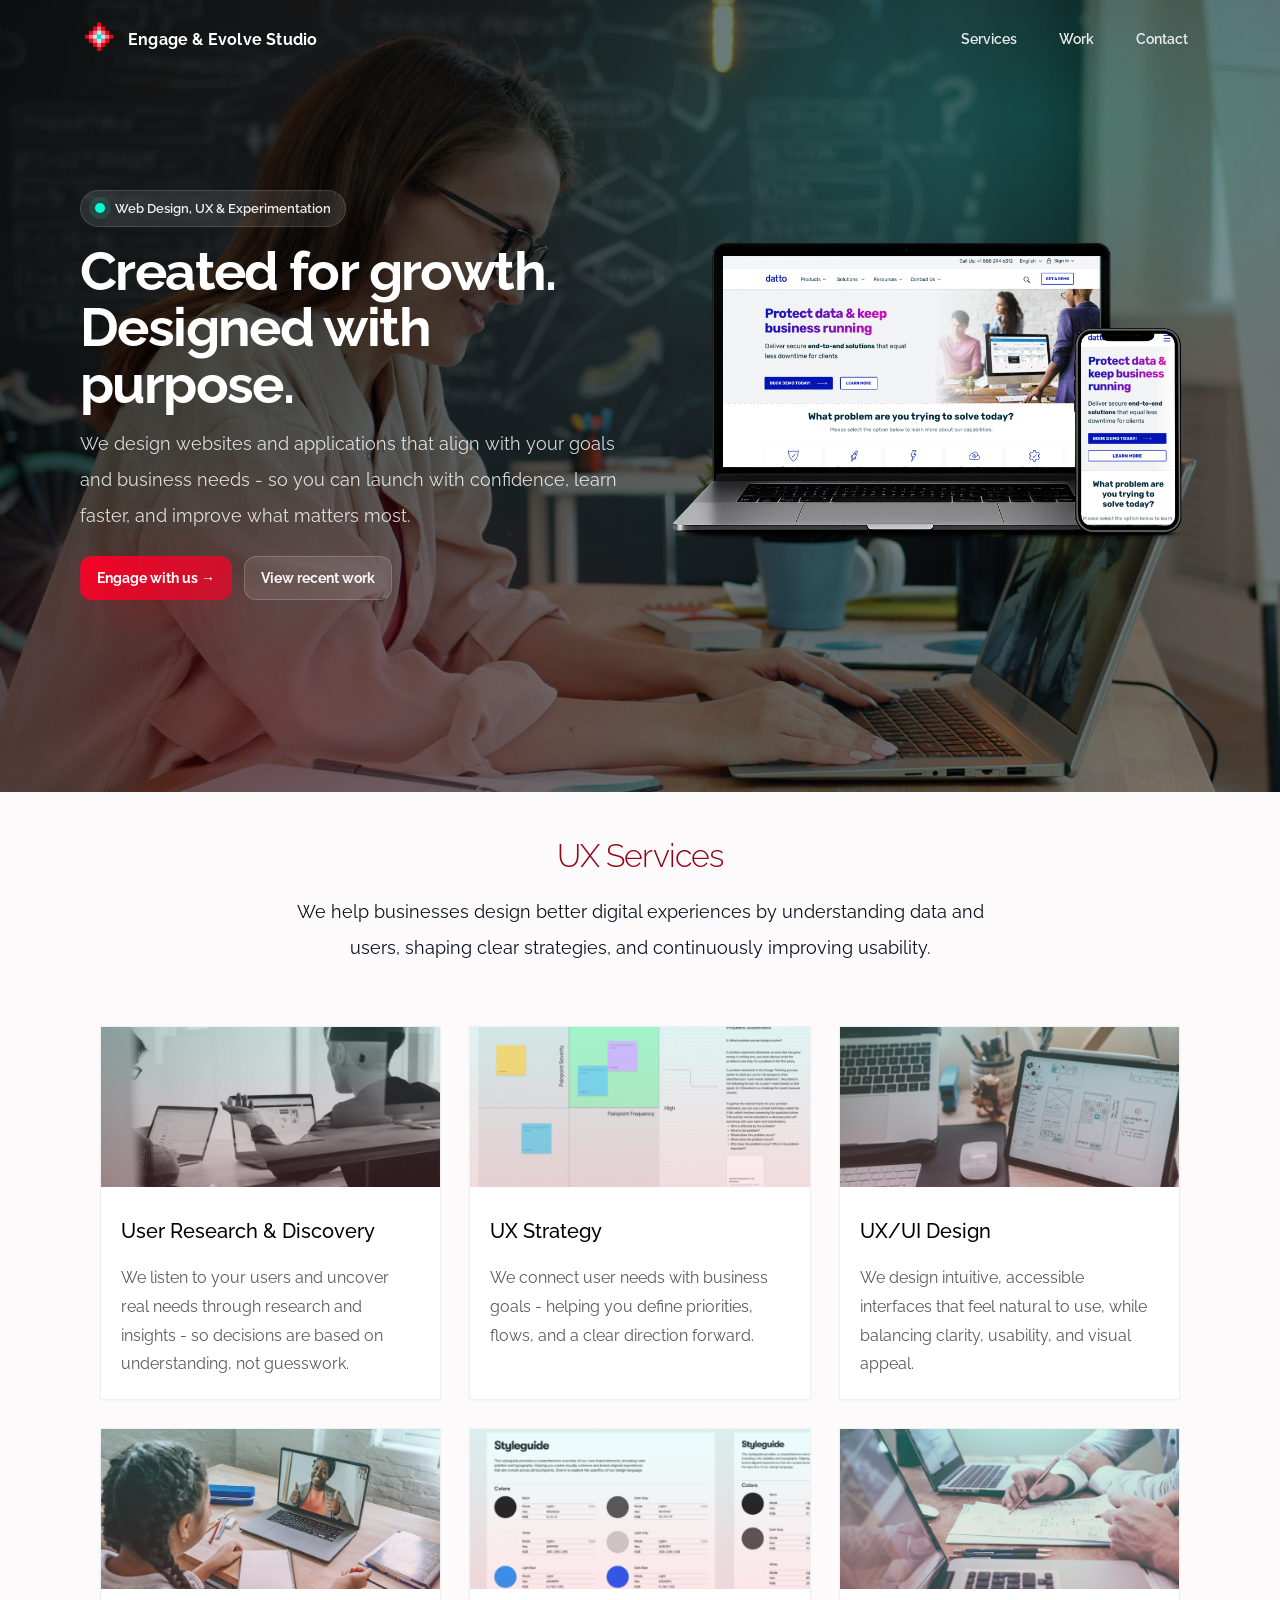
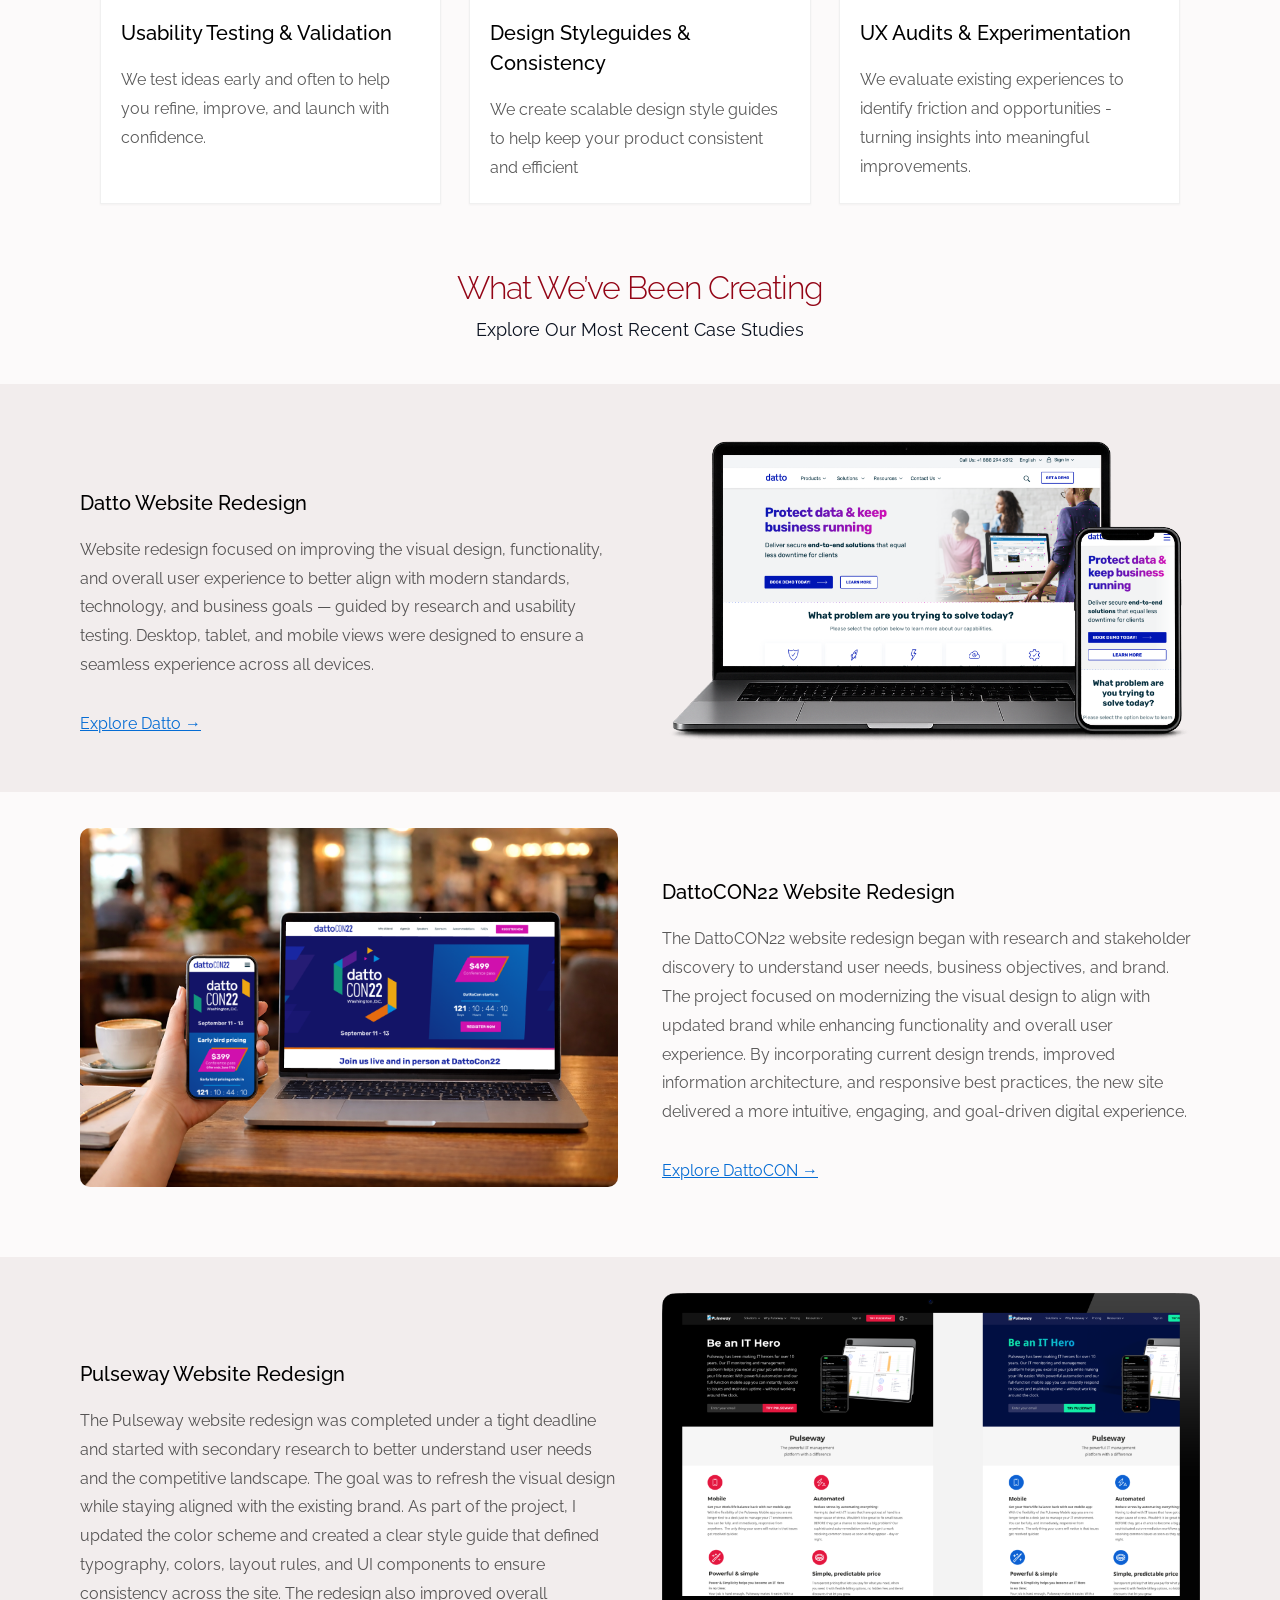
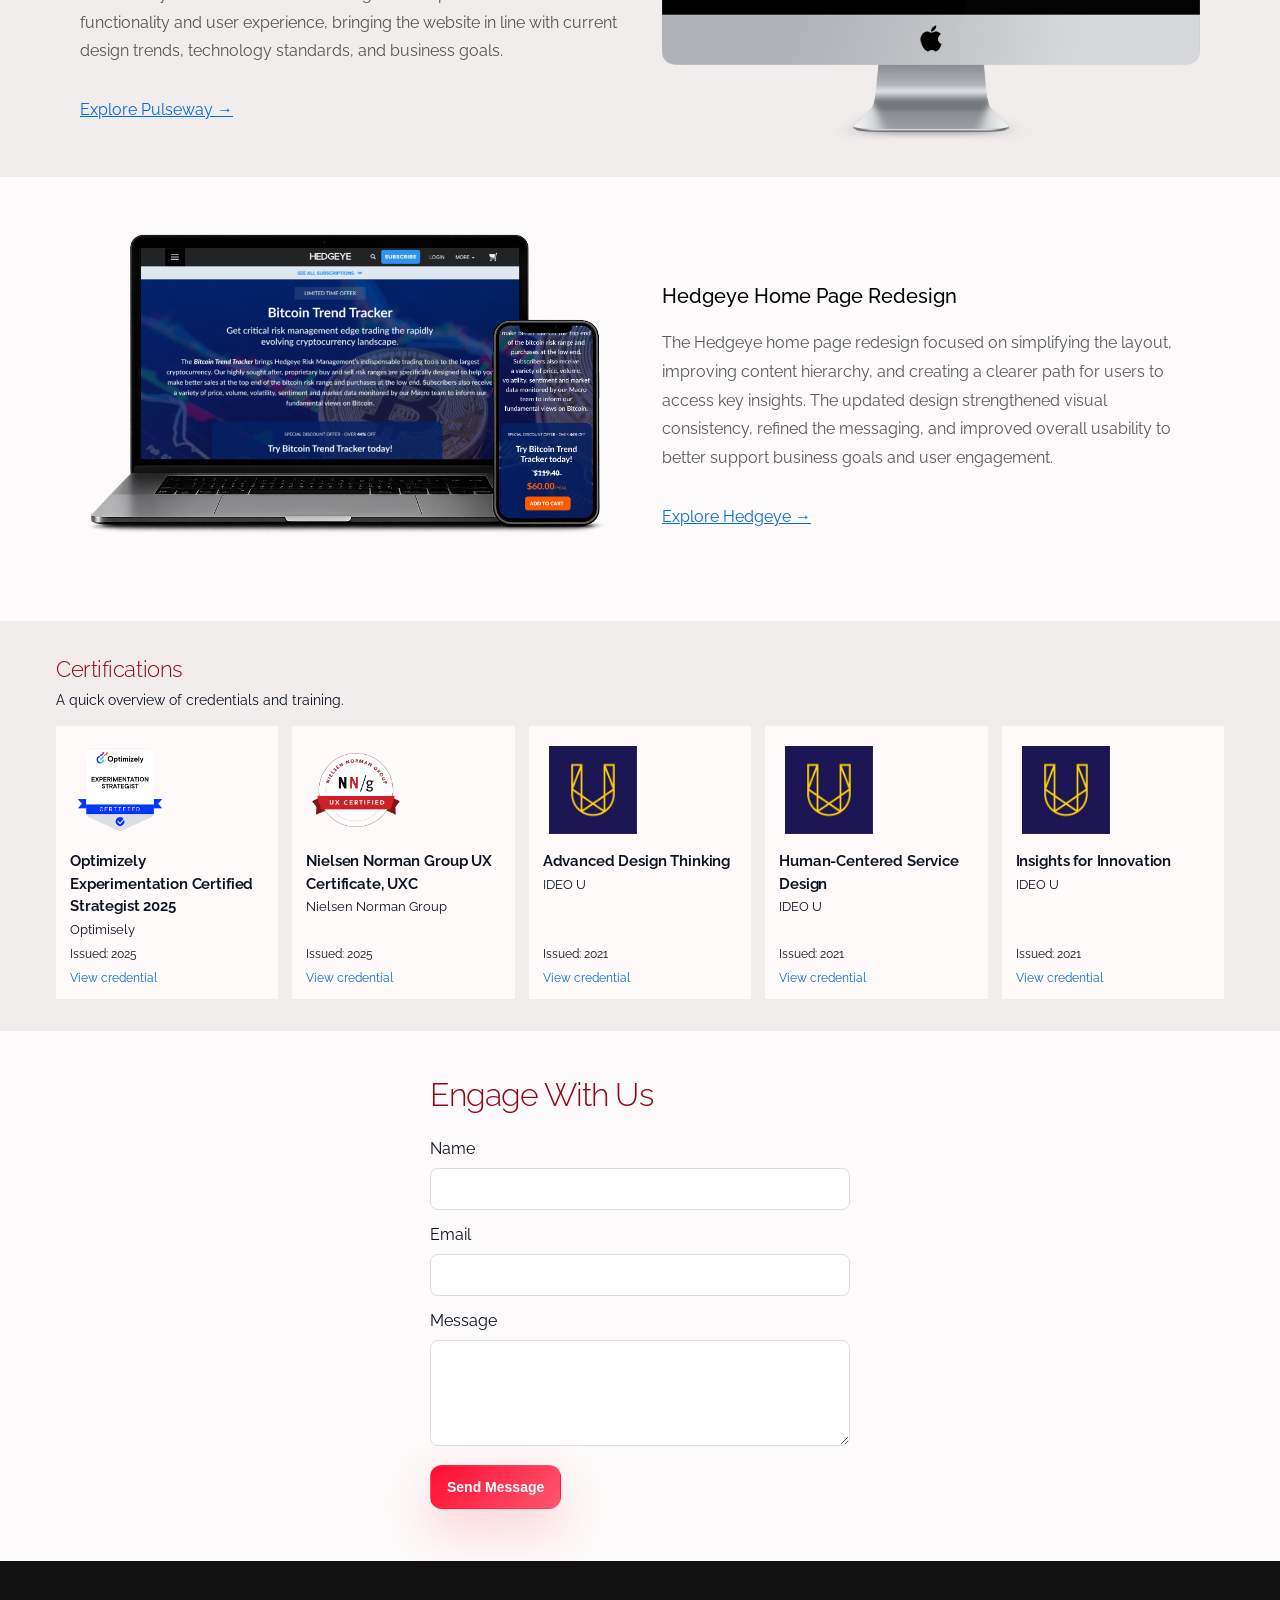
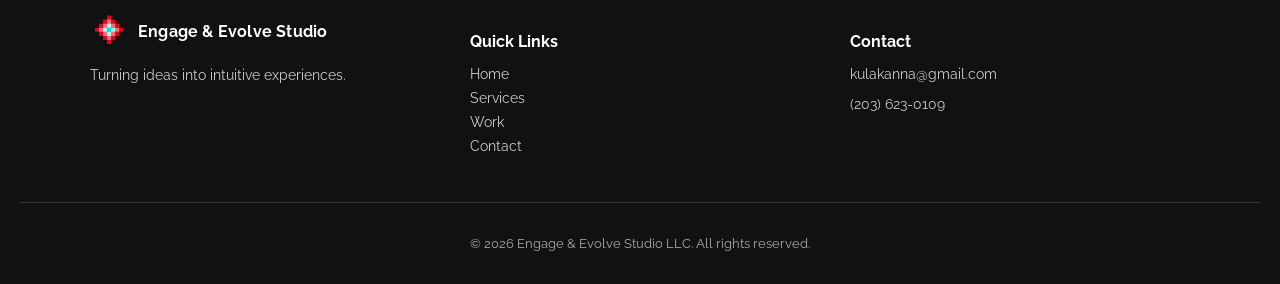
<file: index.html>
<!doctype html>
<html lang="en">
<head>
  <meta charset="utf-8" />
  <meta name="viewport" content="width=device-width, initial-scale=1" />
  <meta name="robots" content="index,follow">
  <meta name="description" content="User experience studio specializing in research-driven UX/UI design, website redesign, and scalable styleguides. Turning ideas into intuitive digital experiences.">
<!-- Social Sharing 
<meta property="og:title" content="Engage & Evolve Studio | UX & Digital Design">
<meta property="og:description" content="Research-driven UX design and intuitive digital experiences.">
<meta property="og:image" content="https://engageandevolve.com/images/social-preview.jpg">
<meta property="og:url" content="https://engageandevolve.com/">
<meta property="og:type" content="website">

<meta name="twitter:card" content="summary_large_image">
<meta name="twitter:title" content="Engage & Evolve Studio | UX & Digital Design">
<meta name="twitter:description" content="Research-driven UX design and intuitive digital experiences.">
<meta name="twitter:image" content="https://engageandevolve.com/images/social-preview.jpg">
Social Sharing End -->

<!-- Google tag (gtag.js) -->
<script async src="https://www.googletagmanager.com/gtag/js?id=G-394L24654H"></script>
<script>
  window.dataLayer = window.dataLayer || [];
  function gtag(){dataLayer.push(arguments);}
  gtag('js', new Date());

  gtag('config', 'G-394L24654H');
</script>

<script type="application/ld+json">
  {
    "@context": "https://schema.org",
    "@type": "Person",
    "@id": "https://engageandevolvestudio.com/#anna-kulak",
    "name": "Anna Kulak",
    "url": "https://engageandevolvestudio.com/",
    "image": "https://engageandevolvestudio.com/images/anna-kulak.jpg",
    "jobTitle": ["UX Designer", "UX Researcher", "Photographer"],
    "description": "UX designer and photographer helping brands create clear, user-friendly digital experiences and story-driven visuals.",
    "email": "mailto:kulakanna@gmail.com",
    "telephone": "+1-203-623-0109",
    "address": {
      "@type": "PostalAddress",
      "addressLocality": "Bethany",
      "addressRegion": "CT",
      "addressCountry": "US"
    },
    "worksFor": {
      "@type": "Organization",
      "@id": "https://engageandevolvestudio.com/#studio"
    },
    "affiliation": [
      {
        "@type": "Organization",
        "name": "Engage & Evolve Studio"
      }
    ],
    "knowsAbout": [
      "User Experience Design",
      "UX Research",
      "UX Strategy",
      "UI Design",
      "Usability Testing",
      "Design Systems",
      "Product Design",
      "Photography"
    ],
    "sameAs": [
      "https://www.linkedin.com//in/anna-kulak-b332037/",
      "https://www.instagram.com/engageandevolvephoto",
      "https://engageandevolve.com/"
      "https://engageandevolvestudio.com/"
    ]
  }
</script>

  <link rel="stylesheet" href="assets/css/main.css" />
  <link rel="icon" type="image/png" href="images/site-icon.png">

  <title>Engage & Evolve Studio | UX Design & Website Strategy</title>
  <link rel="preconnect" href="https://fonts.googleapis.com">
  <link rel="preconnect" href="https://fonts.gstatic.com" crossorigin>
  <link href="https://fonts.googleapis.com/css2?family=Inter:wght@400;600;700&display=swap" rel="stylesheet">
  <link rel="stylesheet" href="assets/css/main.css" />

</head>

<body>
  <header class="hero">
    <nav class="nav">
      <div class="container">
        <div class="nav-row">
          <a class="brand" href="#">
            <span class="brand-mark" aria-hidden="true"><img src="images/site-icon.png"></span>
            <span>Engage &amp; Evolve Studio</span>
          </a>

          <!-- mobile toggle -->
          <label class="nav-toggle" for="menu" aria-label="Toggle menu">Menu</label>
          <input id="menu" type="checkbox" hidden />

          <div class="nav-links" role="navigation" aria-label="Primary">
            <a href="services.html">Services</a>
            <a href="work.html">Work</a>
            <a href="contact.html">Contact</a>
          </div>
        </div>
      </div>
    </nav>

    <div class="hero-main">
      <div class="container">
        <div class="hero-grid">
          <!-- Left column: headline + action -->
          <div class="copy">
            <div class="kicker"><span class="dot" aria-hidden="true"></span>Web Design, UX &amp; Experimentation</div>
            <h1>Created for growth. Designed with purpose.</h1>
            <p class="subhead">
              We design websites and applications that align with your goals and business needs - so you can launch with confidence,
              learn faster, and improve what matters most.
            </p>

            <div class="actions">
              <a class="btn btn-primary" href="contact.html">Engage with us →</a>
              <a class="btn btn-secondary" href="#work">View recent work</a>
            </div>
          </div>

          <!-- Right column: laptop image -->
          <div class="visual">
            <div class="visual-card">
              <img
                src="images/screenwithdattodesign.png"
                alt="Laptop and phone showing datto designs"
                loading="lazy"
              />
              <p class="caption"></p>
            </div>
          </div>
        </div>
      </div>
    </div>
  </header>
  <div class="container centered-header">
    <h2>UX Services</h2>
    <p class="subhead-dark centered-header">We help businesses design better digital experiences by understanding data and users, 
      shaping clear strategies, and continuously improving usability.</p>
  </div>

  <div class="container">
    
  <section class="features-section">
    <div class="features-grid">
    
      <div class="features-card">
      <img 
        src="images/research.jpg"
        alt="User Research & Discovery"
        class="features-card__image"
      />
      <div class="features-card__content">
        <h3 class="features-card__title">User Research & Discovery</h3>
        <p class="features-card__description">
        We listen to your users and uncover real needs through research and insights - so decisions are based on understanding, not guesswork.
        </p>
      </div>
      </div>
    
      <div class="features-card">
      <img 
        src="images/strategy.jpg"
        alt="UX Strategy"
        class="features-card__image"
      />
      <div class="features-card__content">
        <h3 class="features-card__title">UX Strategy</h3>
        <p class="features-card__description">
        We connect user needs with business goals - helping you define priorities, flows, and a clear direction forward.</p>
      </div>
      </div>
    
      <div class="features-card">
      <img 
        src="images/ux-ui.jpg"
        alt="UX/UI Design"
        class="features-card__image"
      />
      <div class="features-card__content">
        <h3 class="features-card__title">UX/UI Design</h3>
        <p class="features-card__description">
        We design intuitive, accessible interfaces that feel natural to use, while balancing clarity, usability, and visual appeal.
        </p>
      </div>
      </div>

      <div class="features-card">
      <img 
        src="images/usability.jpg"
        alt="Usability Testing & Validation"
        class="features-card__image"
      />
      <div class="features-card__content">
        <h3 class="features-card__title">Usability Testing & Validation</h3>
        <p class="features-card__description">
        We test ideas early and often to help you refine, improve, and launch with confidence.
        </p>
      </div>
      </div>

      <div class="features-card">
      <img 
        src="images/styleguide.jpg"
        alt="Design Styleguides & Consistency"
        class="features-card__image"
      />
      <div class="features-card__content">
        <h3 class="features-card__title">Design Styleguides & Consistency</h3>
        <p class="features-card__description">
          We create scalable design style guides to help keep your product consistent and efficient        </p>
      </div>
      </div>

      <div class="features-card">
      <img 
        src="images/heuristics.jpg"
        alt="UX Audits & Optimization"
        class="features-card__image"
      />
      <div class="features-card__content">
        <h3 class="features-card__title">UX Audits & Experimentation</h3>
        <p class="features-card__description">
        We evaluate existing experiences to identify friction and opportunities - turning insights into meaningful improvements.
        </p>
      </div>
      </div>
    
    </div>
    </section>
  </div>
    
  <div id="work">
    <h2 class="centered-header" >What We’ve Been Creating</h2>
    <p class="subhead-dark centered-header">Explore Our Most Recent Case Studies</p>

   <!-- outer container -->
<div class="alternate">
<div class="container">

  <div class="hero-grid">
    <!-- Left column: headline + action -->
    <div class="copy recent-work">
      <h3 class="features-card__title" >Datto Website Redesign</h3>
      <p class="features-card__description">
        Website redesign focused on improving the visual design, functionality, and overall user experience to better align with modern standards, technology, and business goals — guided by research and usability testing. 
        Desktop, tablet, and mobile views were designed to ensure a seamless experience across all devices.
      </p>

      <div class="actions">
        <a class="tertiary" href="dattodetail.html">Explore Datto →</a>
      </div>
    </div>

    <!-- Right column: laptop image -->
    <div class="visual recent-work">
      <div class="visual-card">
        <img
          src="images/screenwithdattodesign.png"
          alt="Laptop and phone showing datto designs"
          loading="lazy"
        />
        <p class="caption"></p>
      </div>
    </div>
  </div>
</div>
   </div>



<!-- second outer container -->
<div>
  <div class="container">
  
    <div class="hero-grid">
      <!-- Right column: laptop image -->
      <div class="visual recent-work">
        <div class="visual-card">
          <img
            src="images/datto-con.png"
            alt="Laptop and phone showing datto con designs"
            loading="lazy"
          />
          <p class="caption"></p>
        </div>
      </div>
      <!-- Left column: headline + action -->
      <div class="copy recent-work">
        <h3 class="features-card__title" >DattoCON22 Website Redesign</h3>
        <p class="features-card__description">
          The DattoCON22 website redesign began with research and stakeholder discovery to 
          understand user needs, business objectives, and brand. 
          The project focused on modernizing the visual design to align with 
          updated brand while enhancing functionality and overall user experience. 
          By incorporating current design trends, improved information architecture, 
          and responsive best practices, the new site delivered a more intuitive, engaging, 
          and goal-driven digital experience.</p>
  
        <div class="actions">
          <a class="tertiary" href="dattocondetail.html">Explore DattoCON →</a>
        </div>
      </div>
  
      
    </div>
  </div>
</div>


<!-- outer container -->
<div class="alternate">
  <div class="container">
  
    <div class="hero-grid">
      <!-- Left column: headline + action -->
      <div class="copy recent-work">
        <h3 class="features-card__title" >Pulseway Website Redesign</h3>
        <p class="features-card__description">
          The Pulseway website redesign was completed under a tight deadline and started with secondary research to better understand user needs and the competitive landscape. The goal was to refresh the visual design while staying aligned with the existing brand.

As part of the project, I updated the color scheme and created a clear style guide that defined typography, colors, layout rules, and UI components to ensure consistency across the site. The redesign also improved overall functionality and user experience, bringing the website in line with current design trends, technology standards, and business goals.
</p>
  
        <div class="actions">
          <a class="tertiary" href="pulseway.html">Explore Pulseway →</a>
        </div>
      </div>
  
      <!-- Right column: laptop image -->
      <div class="visual recent-work">
        <div class="visual-card">
          <img
            src="images/pulseway-screen.png"
            alt="Laptop and phone showing datto designs"
            loading="lazy"
          />
          <p class="caption"></p>
        </div>
      </div>
    </div>
  </div>
</div>

 
<!-- second outer container -->
<div>
  <div class="container">
  
    <div class="hero-grid">
      <!-- Right column: laptop image -->
      <div class="visual recent-work">
        <div class="visual-card">
          <img
            src="images/hedgeeye.png"
            alt="Laptop and phone showing datto con designs"
            loading="lazy"
          />
          <p class="caption"></p>
        </div>
      </div>
      <!-- Left column: headline + action -->
      <div class="copy recent-work">
        <h3 class="features-card__title" >Hedgeye Home Page Redesign</h3>
        <p class="features-card__description">
          The Hedgeye home page redesign focused on simplifying the layout, improving content hierarchy, and creating a clearer path for users to access key insights. The updated design strengthened visual consistency, refined the messaging, and improved overall usability to better support business goals and user engagement.
        </p>
  
        <div class="actions">
          <a class="tertiary" href="hedgeeye.html">Explore Hedgeye →</a>
        </div>
      </div>
  
      
    </div>
  </div>
</div>
<div class="alternate">
<section class="wrap">
  <h2 class="section-title">Certifications</h2>
  <p class="section-subtitle">A quick overview of credentials and training.</p>

  <div class="cert-grid">
    <!-- Card 1 -->
    <article class="cert-card">
      <div class="badge">
        <!-- Replace with your badge/logo -->
        <img src="images/optimizely.png" alt="Certification badge" />
      </div>
      <h3 class="cert-name">Optimizely Experimentation Certified Strategist 2025</h3>
      <p class="cert-org">Optimisely</p>
      <div class="cert-meta">
        <span>Issued: 2025</span>
      </div>
      <a class="cert-link" href="https://www.credly.com/badges/9e2106bc-abc6-49a9-ad1c-b269f3b20d0e/linked_in_profile" target="_blank" rel="noopener">View credential</a>

    </article>

    <!-- Card 2 -->
    <article class="cert-card">
      <div class="badge"><img src="images/nng-badge.png" alt="Certification badge" /></div>
      <h3 class="cert-name">Nielsen Norman Group UX Certificate, UXC</h3>
      <p class="cert-org">Nielsen Norman Group</p>
      <div class="cert-meta">
        <span>Issued: 2025</span>
      </div>
      <a class="cert-link" href="https://www.nngroup.com/ux-certification/people/" target="_blank" rel="noopener">View credential</a>

    </article>

    <!-- Card 3 -->
    <article class="cert-card">
      <div class="badge"><img src="images/ideo_u_logo.jpeg" alt="Certification badge" /></div>
      <h3 class="cert-name">Advanced Design Thinking</h3>
      <p class="cert-org">IDEO U</p>
      <div class="cert-meta">
        <span>Issued: 2021</span>
      </div>
      <a class="cert-link" href="credential.net/5792b12e-f4a5-48b7-8827-d17b0ba48dac" target="_blank" rel="noopener">View credential</a>

    </article>

    <!-- Card 4 -->
    <article class="cert-card">
      <div class="badge"><img src="images/ideo_u_logo.jpeg" alt="Certification badge" /></div>
      <h3 class="cert-name">Human-Centered Service Design</h3>
      <p class="cert-org">IDEO U</p>
      <div class="cert-meta">
        <span>Issued: 2021</span>
      </div>
      <a class="cert-link" href="credential.net/5792b12e-f4a5-48b7-8827-d17b0ba48dac" target="_blank" rel="noopener">View credential</a>

    </article>

    <!-- Card 5 -->
    <article class="cert-card">
      <div class="badge"><img src="images/ideo_u_logo.jpeg" alt="Certification badge" /></div>
      <h3 class="cert-name">Insights for Innovation</h3>
      <p class="cert-org">IDEO U</p>
      
      <div class="cert-meta">
        <span>Issued: 2021</span>        
      </div>
      <a class="cert-link" href="#" target="_blank" rel="noopener">View credential</a>
    </article>
  </div>
</section>
</div>



<div class="contact">
	
  <form class="contact-form"
  action="https://formsubmit.co/kulakanna@gmail.com"
  method="POST">

<input type="hidden" name="_subject" value="New Website Contact Message">
<input type="hidden" name="_captcha" value="false">

<h2>Engage With Us</h2>

<div class="form-group">
<label for="name">Name</label>
<input type="text" id="name" name="name" required>
</div>

<div class="form-group">
<label for="email">Email</label>
<input type="email" id="email" name="email" required>
</div>

<div class="form-group">
<label for="message">Message</label>
<textarea id="message" name="message" rows="5" required></textarea>
</div>

<button class="btn btn-primary" type="submit">Send Message</button>
</form>
</div>
</div>
</div>
</section>


<footer class="site-footer">
  <div class="footer-container">
    
    <div class="footer-brand">
      <a class="brand" href="index.html">
        <span class="brand-mark" aria-hidden="true"><img src="images/site-icon.png"></span>
        <span>Engage &amp; Evolve Studio</span>
      </a>
      <p>Turning ideas into intuitive experiences.</p>
    </div>

    <div class="footer-links">
      <h4>Quick Links</h4>
      <ul>
        <li><a href="index.html">Home</a></li>
        <li><a href="services.html">Services</a></li>
        <li><a href="work.html">Work</a></li>
        <li><a href="contact.html">Contact</a></li>
      </ul>
    </div>

    <div class="footer-contact">
      <h4>Contact</h4>
      <p><a href="mailto:kulakanna@gmail.com">kulakanna@gmail.com</a></p>
      <p><a href="tel:2036230109">(203) 623-0109</a></p>
    </div>

  </div>

  <div class="footer-bottom">
    <p>© 2026 Engage & Evolve Studio LLC. All rights reserved.</p>
  </div>
</footer>

</body>
</html>
</file>
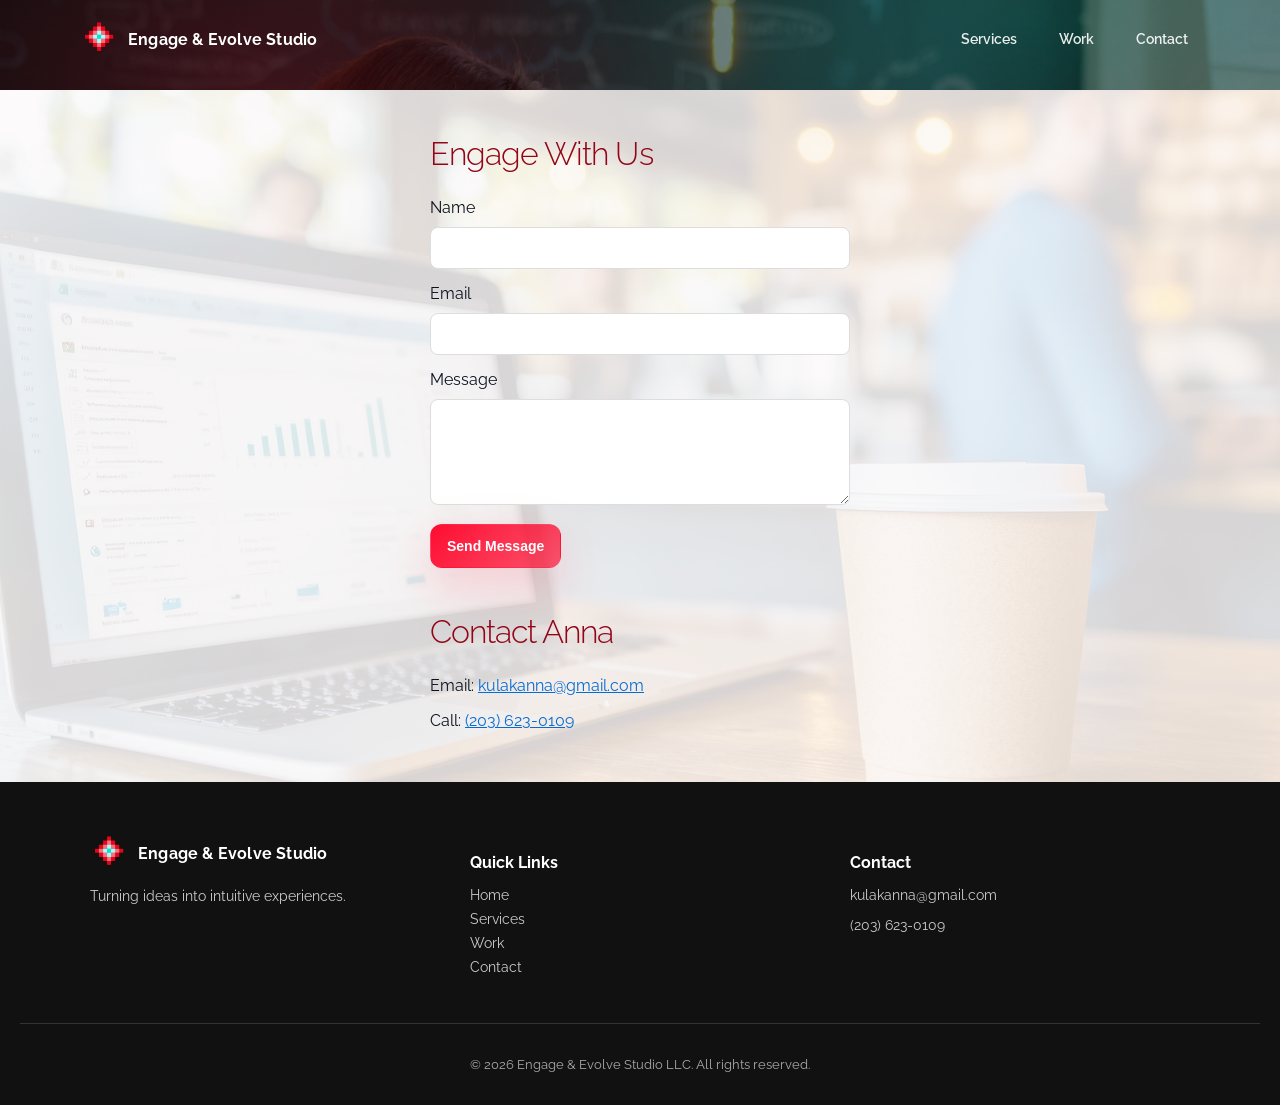
<file: contact.html>
<!doctype html>
<html lang="en">
<head>
  <meta charset="utf-8" />
  <meta name="viewport" content="width=device-width, initial-scale=1" />
  <meta name="robots" content="index,follow">

  <link rel="stylesheet" href="assets/css/main.css" />
  <link rel="icon" type="image/png" href="images/site-icon.png">

  <title>Hedgeye Home Page Redesign | UX Case Study</title>
  <meta name="description" content="Home page redesign for Hedgeye focused on simplifying layout, improving content hierarchy, and enhancing overall user experience.">
  
  <!-- Google tag (gtag.js) -->
<script async src="https://www.googletagmanager.com/gtag/js?id=G-394L24654H"></script>
<script>
  window.dataLayer = window.dataLayer || [];
  function gtag(){dataLayer.push(arguments);}
  gtag('js', new Date());

  gtag('config', 'G-394L24654H');
</script>

  <link rel="preconnect" href="https://fonts.googleapis.com">
  <link rel="preconnect" href="https://fonts.gstatic.com" crossorigin>
  <link href="https://fonts.googleapis.com/css2?family=Inter:wght@400;600;700&display=swap" rel="stylesheet">
  <link rel="stylesheet" href="assets/css/main.css" />

</head>

<body>
  <header class="hero small">
    <nav class="nav">
      <div class="container">
        <div class="nav-row">
          <a class="brand" href="index.html">
            <span class="brand-mark" aria-hidden="true"><img src="images/site-icon.png"></span>
            <span>Engage &amp; Evolve Studio</span>
          </a>

          <!-- mobile toggle -->
          <label class="nav-toggle" for="menu" aria-label="Toggle menu">Menu</label>
          <input id="menu" type="checkbox" hidden />

          <div class="nav-links" role="navigation" aria-label="Primary">
            <a href="services.html">Services</a>
            <a href="work.html">Work</a>
            <a href="contact.html">Contact</a>
          </div>
        </div>
      </div>
    </nav>
  </header>
  <div class="contact">
	
    <form class="contact-form"
    action="https://formsubmit.co/kulakanna@gmail.com"
    method="POST">
  
  <input type="hidden" name="_subject" value="New Website Contact Message">
  <input type="hidden" name="_captcha" value="false">
  
  <h2>Engage With Us</h2>

  
  <div class="form-group">
  <label for="name">Name</label>
  <input type="text" id="name" name="name" required>
  </div>
  
  <div class="form-group">
  <label for="email">Email</label>
  <input type="email" id="email" name="email" required>
  </div>
  
  <div class="form-group">
  <label for="message">Message</label>
  <textarea id="message" name="message" rows="5" required></textarea>
  </div>
  
  <button class="btn btn-primary" type="submit">Send Message</button>
  <h2>Contact Anna</h2>
 <p>Email: <a class="tertiary" href="mailto:kulakanna@gmail.com">kulakanna@gmail.com</a></p>
 <p>Call: <a class="tertiary" href="tel:2036230109">(203) 623-0109</a></p>
  
  </form>
 
  </div>

<footer class="site-footer">
  <div class="footer-container">
    
    <div class="footer-brand">
      <a class="brand" href="index.html">
        <span class="brand-mark" aria-hidden="true"><img src="images/site-icon.png"></span>
        <span>Engage &amp; Evolve Studio</span>
      </a>
      <p>Turning ideas into intuitive experiences.</p>
    </div>

    <div class="footer-links">
      <h4>Quick Links</h4>
      <ul>
        <li><a href="index.html">Home</a></li>
        <li><a href="services.html">Services</a></li>
        <li><a href="work.html">Work</a></li>
        <li><a href="contact.html">Contact</a></li>
      </ul>
    </div>

    <div class="footer-contact">
      <h4>Contact</h4>
      <p><a href="mailto:kulakanna@gmail.com">kulakanna@gmail.com</a></p>
      <p><a href="tel:2036230109">(203) 623-0109</a></p>
    </div>

  </div>

  <div class="footer-bottom">
    <p>© 2026 Engage & Evolve Studio LLC. All rights reserved.</p>
  </div>
</footer>

</body>
</html>
</file>
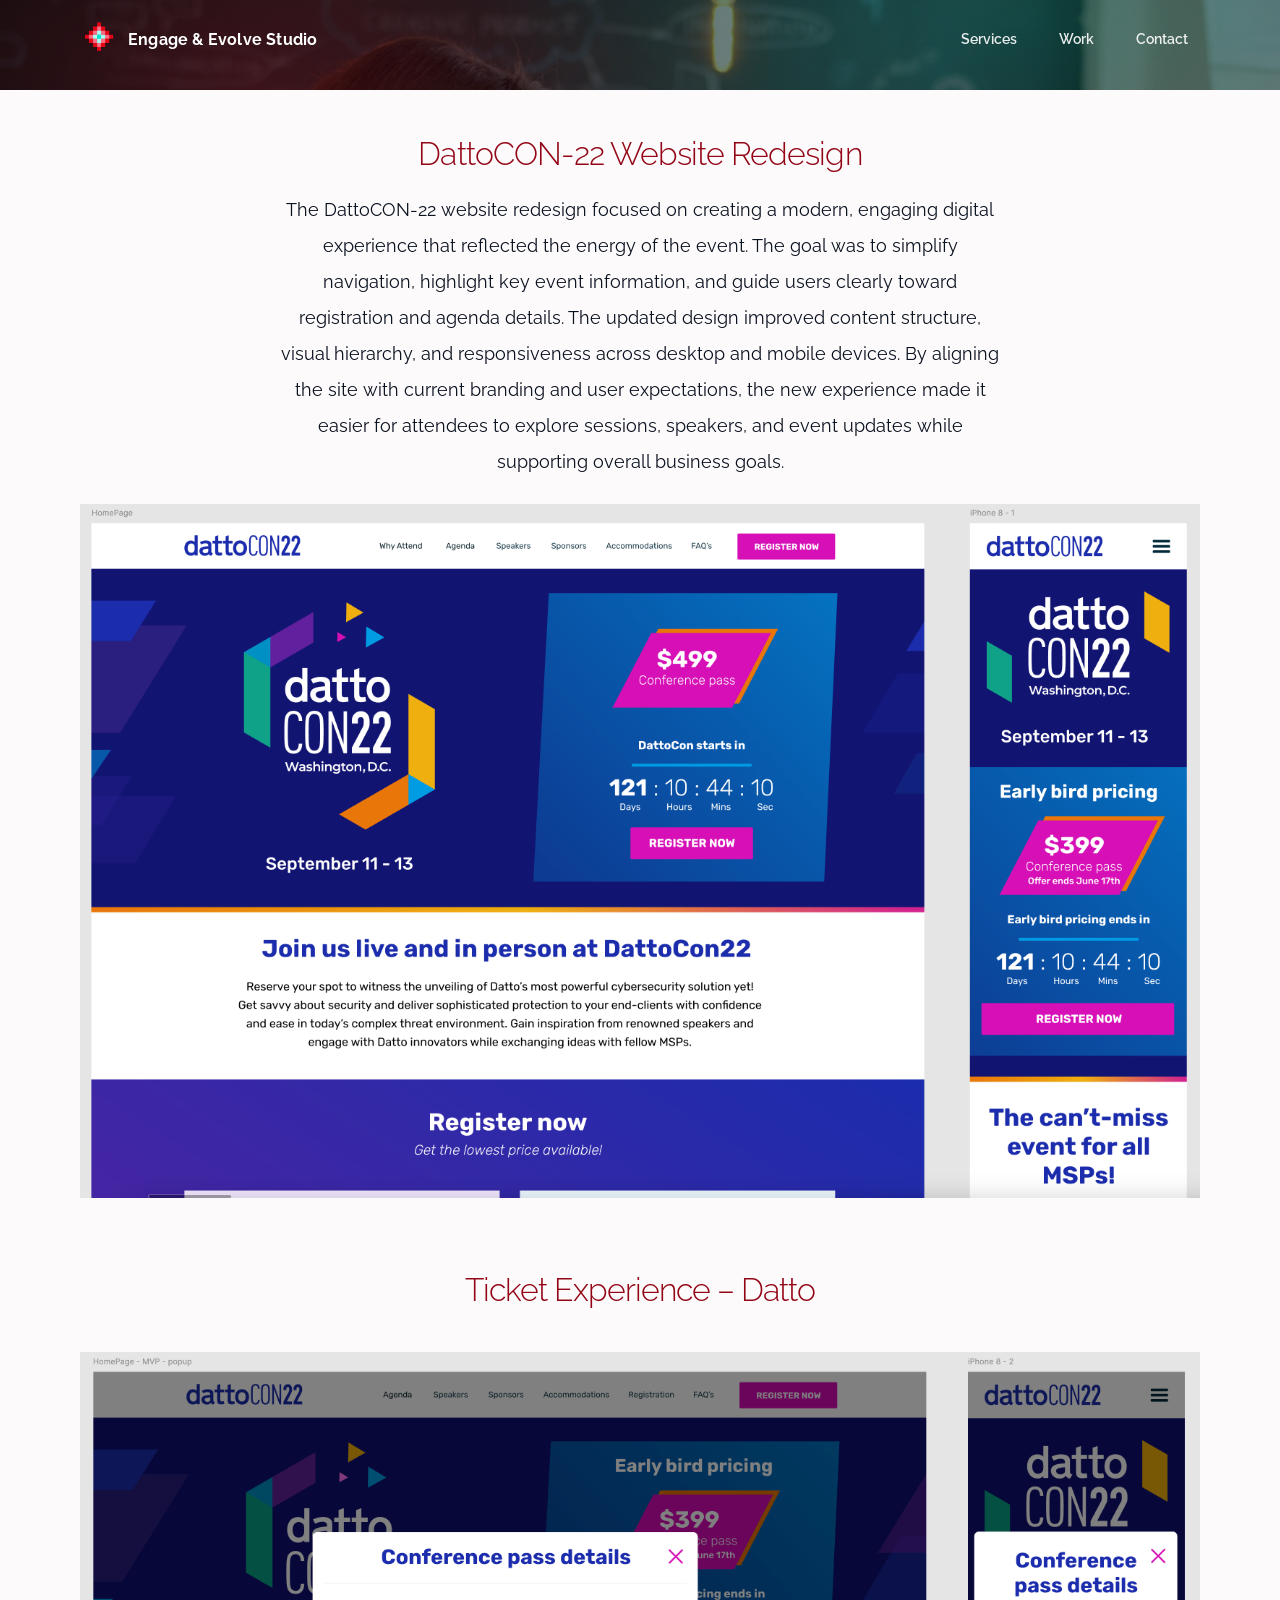
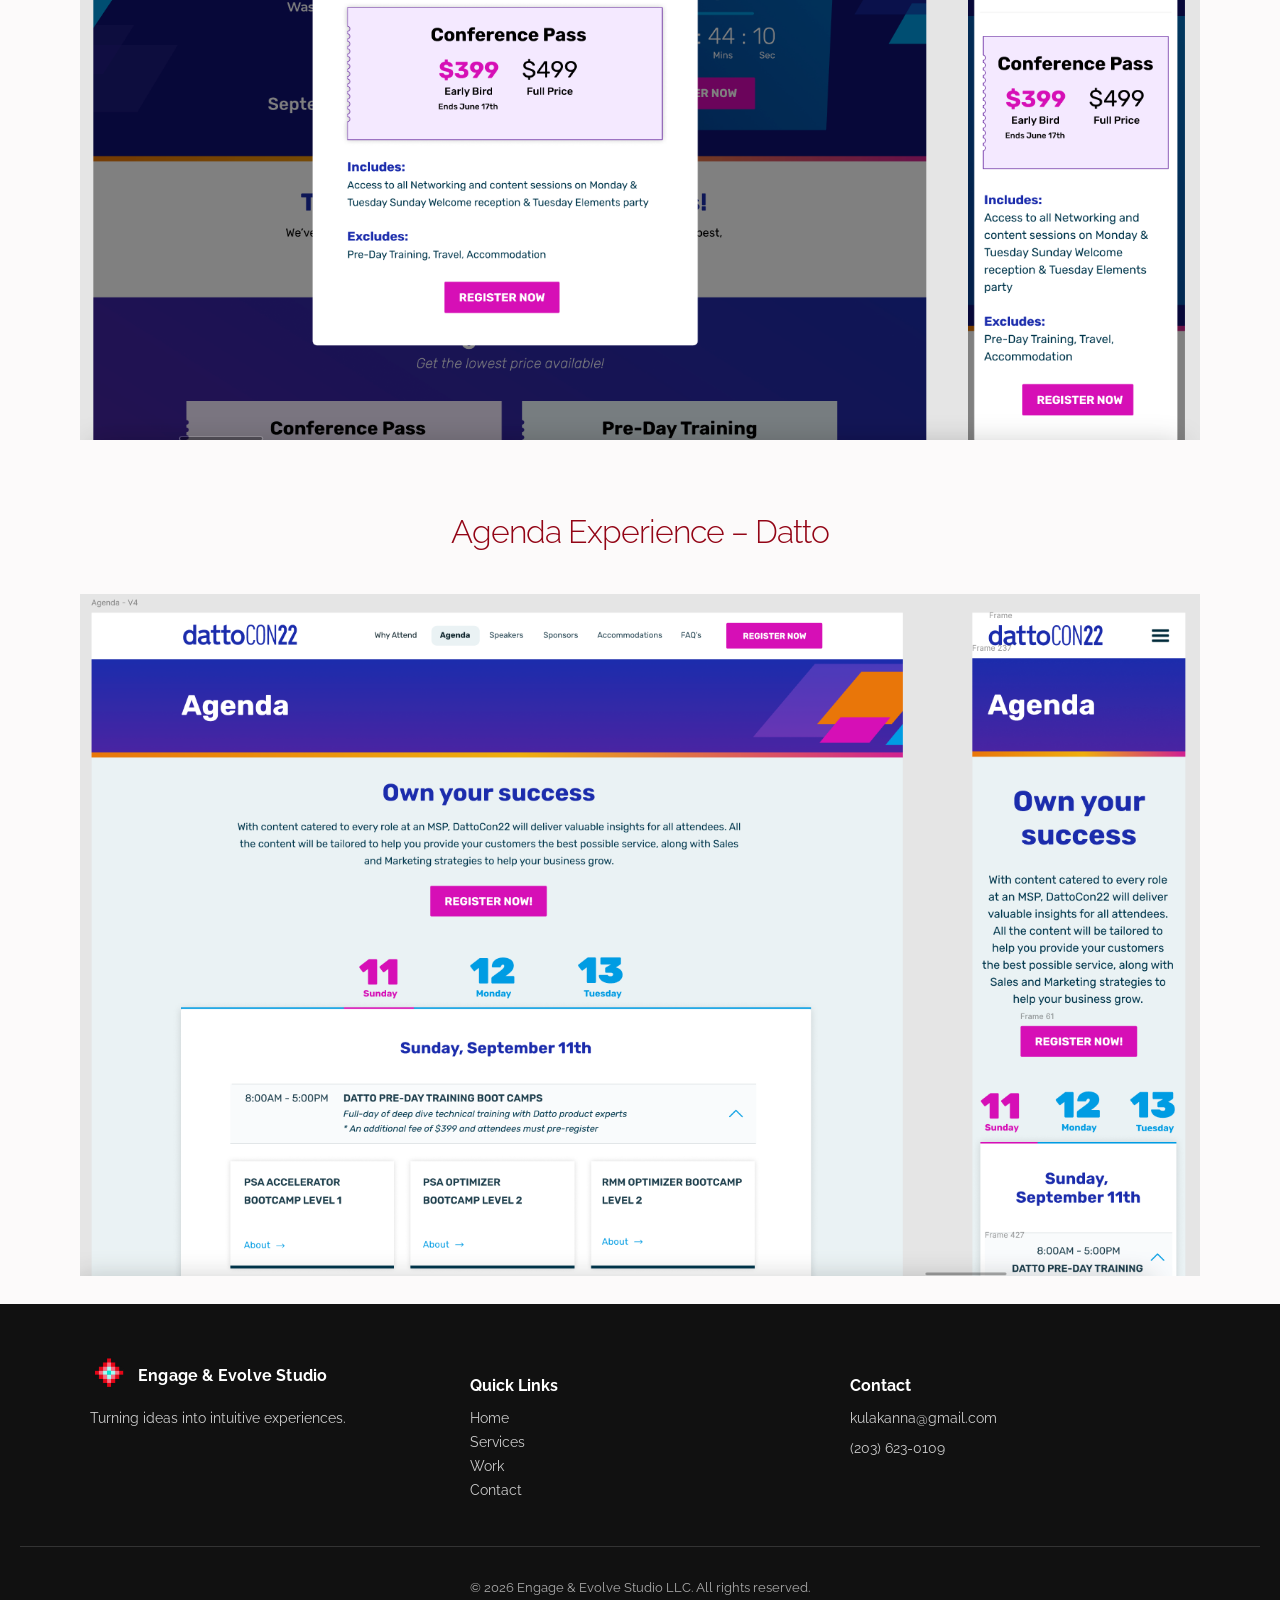
<file: dattocondetail.html>
<!doctype html>
<html lang="en">
<head>
  <meta charset="utf-8" />
  <meta name="viewport" content="width=device-width, initial-scale=1" />
  <meta name="robots" content="index,follow">

  <!-- Google tag (gtag.js) -->
<script async src="https://www.googletagmanager.com/gtag/js?id=G-394L24654H"></script>
<script>
  window.dataLayer = window.dataLayer || [];
  function gtag(){dataLayer.push(arguments);}
  gtag('js', new Date());

  gtag('config', 'G-394L24654H');
</script>

  <link rel="stylesheet" href="assets/css/main.css" />
  <link rel="icon" type="image/png" href="images/site-icon.png">

  <title>DattoCon Website Redesign | Engage & Evolve Studio</title>
  <meta name="description" content="Research-led redesign improving navigation, visual hierarchy, and mobile usability for the DattoCon event site.">

  <link rel="preconnect" href="https://fonts.googleapis.com">
  <link rel="preconnect" href="https://fonts.gstatic.com" crossorigin>
  <link href="https://fonts.googleapis.com/css2?family=Inter:wght@400;600;700&display=swap" rel="stylesheet">
  <link rel="stylesheet" href="assets/css/main.css" />

</head>

<body>
  <header class="hero small">
    <nav class="nav">
      <div class="container">
        <div class="nav-row">
          <a class="brand" href="index.html">
            <span class="brand-mark" aria-hidden="true"><img src="images/site-icon.png"></span>
            <span>Engage &amp; Evolve Studio</span>
          </a>

          <!-- mobile toggle -->
          <label class="nav-toggle" for="menu" aria-label="Toggle menu">Menu</label>
          <input id="menu" type="checkbox" hidden />

          <div class="nav-links" role="navigation" aria-label="Primary">
            <a href="services.html">Services</a>
            <a href="work.html">Work</a>
            <a href="contact.html">Contact</a>
          </div>
        </div>
      </div>
    </nav>


  </header>
  <div class="container centered-header">
    <h2>DattoCON-22 Website Redesign
    </h2>
    <p class="subhead-dark centered-header">
      The DattoCON-22 website redesign focused on creating a modern, engaging digital experience that reflected the energy of the event. The goal was to simplify navigation, highlight key event information, and guide users clearly toward registration and agenda details.

      The updated design improved content structure, visual hierarchy, and responsiveness across desktop and mobile devices. By aligning the site with current branding and user expectations, the new experience made it easier for attendees to explore sessions, speakers, and event updates while supporting overall business goals.
      </p>
  <img class="designs" src="images/datto-con-1.png" >
  <h2>Ticket Experience – Datto</h2>
  <img class="designs" src="images/datto-con-tickets.png" >
  <h2>Agenda Experience – Datto</h2>
  <img class="designs" src="images/datto-con-agenda.png" >
  
</div>



<footer class="site-footer">
  <div class="footer-container">
    
    <div class="footer-brand">
      <a class="brand" href="index.html">
        <span class="brand-mark" aria-hidden="true"><img src="images/site-icon.png"></span>
        <span>Engage &amp; Evolve Studio</span>
      </a>
      <p>Turning ideas into intuitive experiences.</p>
    </div>

    <div class="footer-links">
      <h4>Quick Links</h4>
      <ul>
        <li><a href="index.html">Home</a></li>
        <li><a href="services.html">Services</a></li>
        <li><a href="work.html">Work</a></li>
        <li><a href="contact.html">Contact</a></li>
      </ul>
    </div>

    <div class="footer-contact">
      <h4>Contact</h4>
      <p><a href="mailto:kulakanna@gmail.com">kulakanna@gmail.com</a></p>
      <p><a href="tel:2036230109">(203) 623-0109</a></p>
    </div>

  </div>

  <div class="footer-bottom">
    <p>© 2026 Engage & Evolve Studio LLC. All rights reserved.</p>
  </div>
</footer>

</body>
</html>
</file>
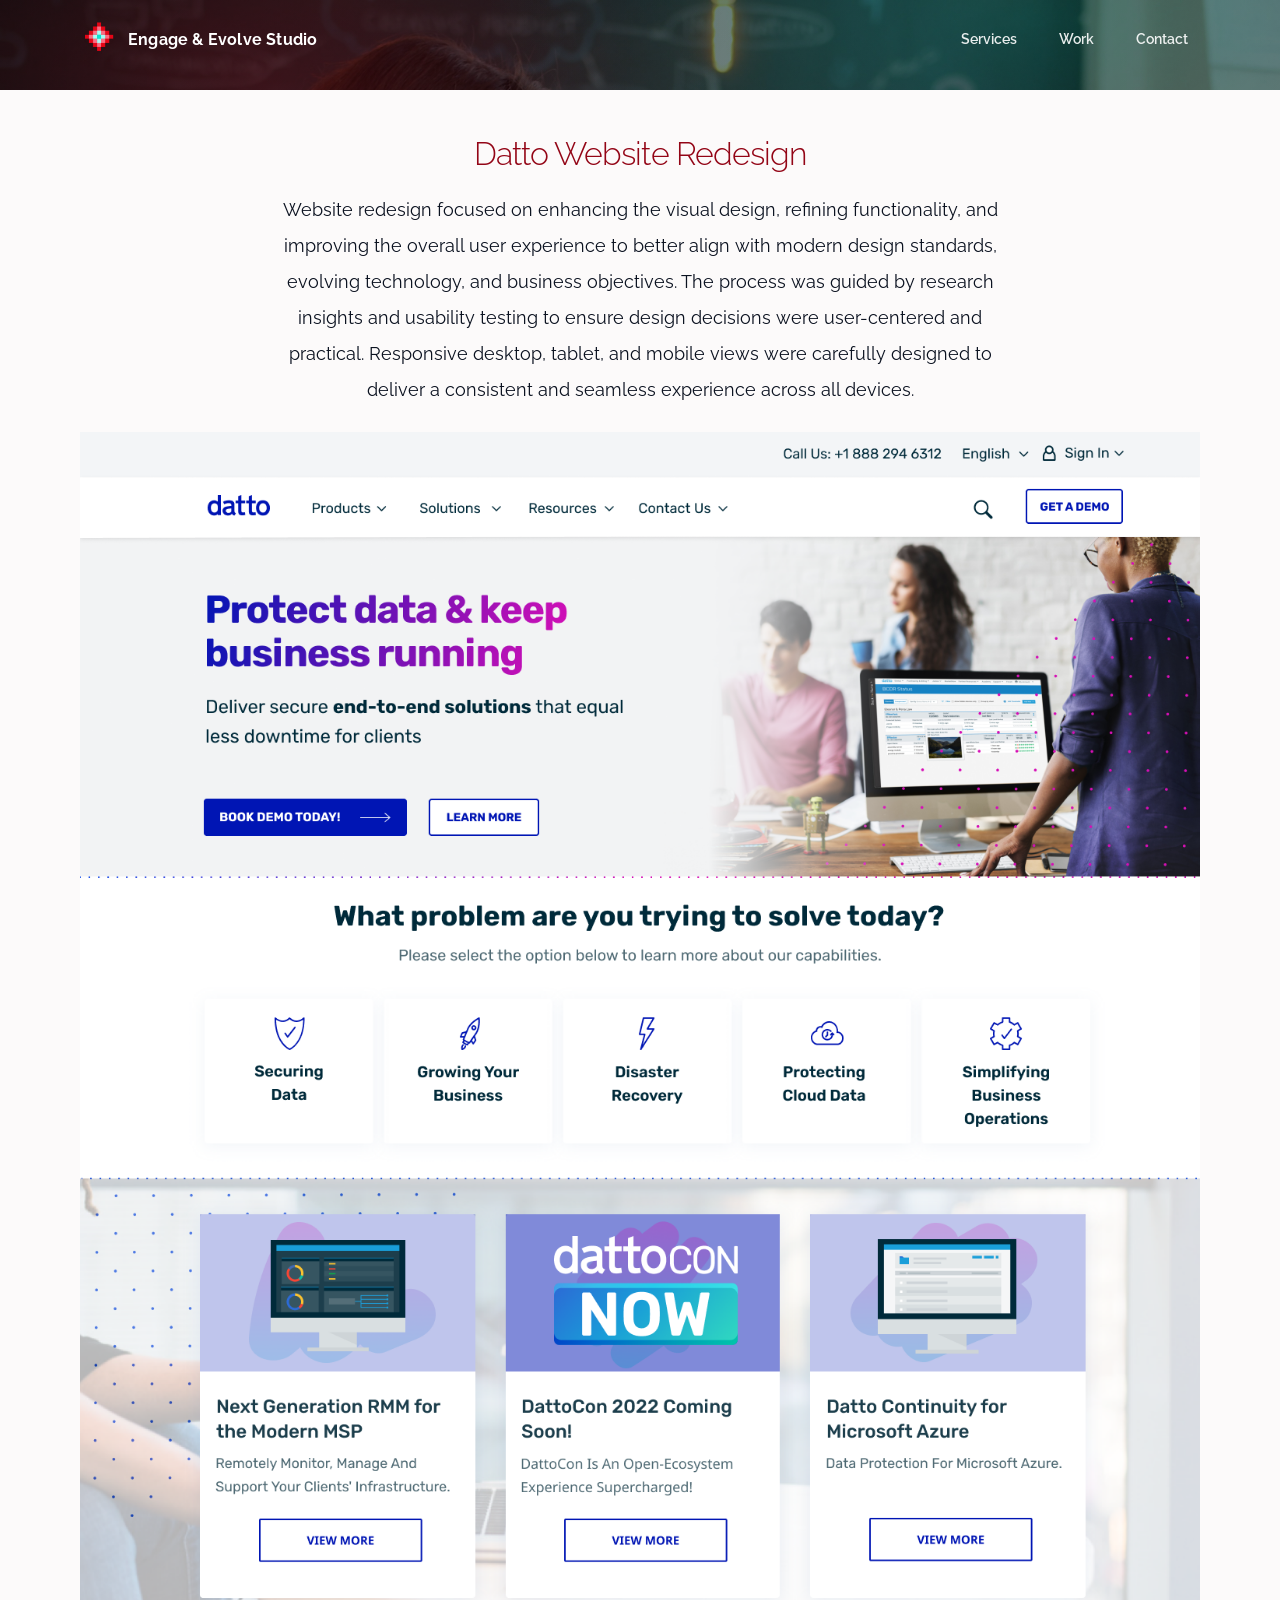
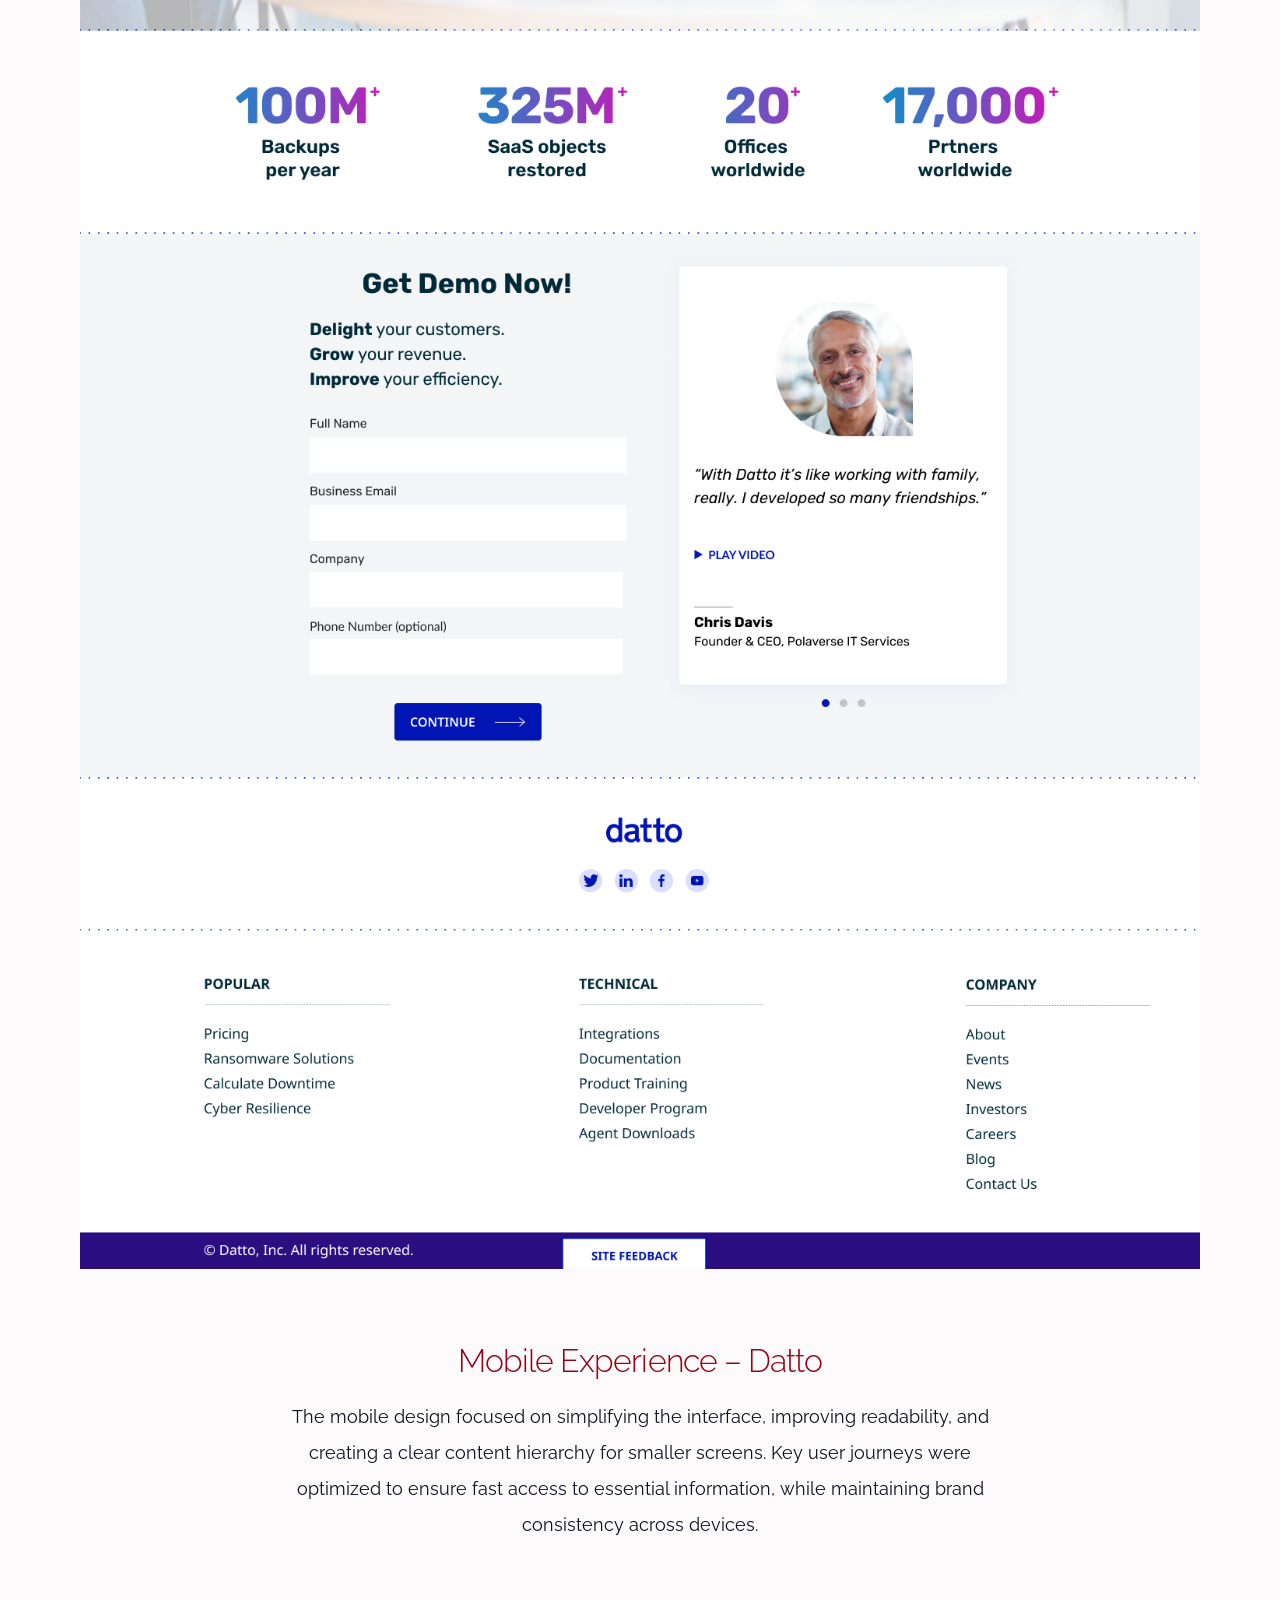
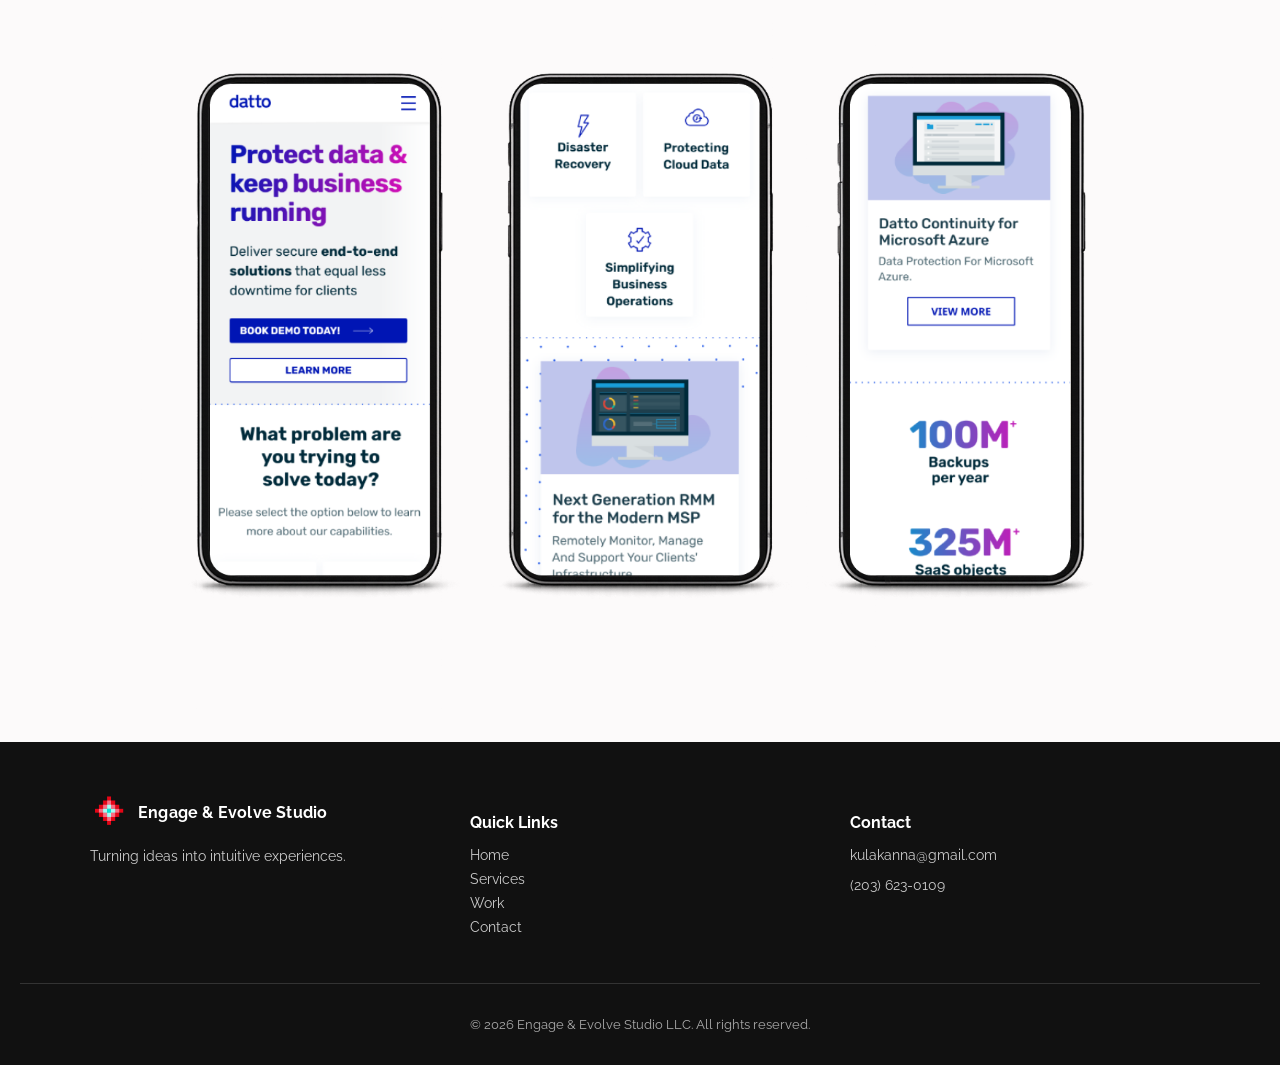
<file: dattodetail.html>
<!doctype html>
<html lang="en">
<head>
  <meta charset="utf-8" />
  <meta name="viewport" content="width=device-width, initial-scale=1" />
  <meta name="robots" content="index,follow">

  <link rel="stylesheet" href="assets/css/main.css" />
  <link rel="icon" type="image/png" href="images/site-icon.png">

  <!-- Google tag (gtag.js) -->
<script async src="https://www.googletagmanager.com/gtag/js?id=G-394L24654H"></script>
<script>
  window.dataLayer = window.dataLayer || [];
  function gtag(){dataLayer.push(arguments);}
  gtag('js', new Date());

  gtag('config', 'G-394L24654H');
</script>

  <title>Datto Website Redesign Case Study | UX & Visual Refresh</title>
  <meta name="description" content="Case study of the Datto website redesign focused on improving visual design, functionality, and user experience through research, usability testing, and responsive design.">

  <link rel="preconnect" href="https://fonts.googleapis.com">
  <link rel="preconnect" href="https://fonts.gstatic.com" crossorigin>
  <link href="https://fonts.googleapis.com/css2?family=Inter:wght@400;600;700&display=swap" rel="stylesheet">
  <link rel="stylesheet" href="assets/css/main.css" />

</head>

<body>
  <header class="hero small">
    <nav class="nav">
      <div class="container">
        <div class="nav-row">
          <a class="brand" href="index.html">
            <span class="brand-mark" aria-hidden="true"><img src="images/site-icon.png"></span>
            <span>Engage &amp; Evolve Studio</span>
          </a>

          <!-- mobile toggle -->
          <label class="nav-toggle" for="menu" aria-label="Toggle menu">Menu</label>
          <input id="menu" type="checkbox" hidden />

          <div class="nav-links" role="navigation" aria-label="Primary">
            <a href="services.html">Services</a>
            <a href="work.html">Work</a>
            <a href="contact.html">Contact</a>
          </div>
        </div>
      </div>
    </nav>


  </header>
  <div class="container centered-header">
    <h2>Datto Website Redesign
    </h2>
    <p class="subhead-dark centered-header">Website redesign focused on enhancing the visual design, refining functionality, and improving the overall user experience to better align with modern design standards, evolving technology, and business objectives. The process was guided by research insights and usability testing to ensure design decisions were user-centered and practical. Responsive desktop, tablet, and mobile views were carefully designed to deliver a consistent and seamless experience across all devices.</p>
  <img class="designs" src="images/datto-homepage.png" >
  <h2>Mobile Experience – Datto</h2>
  <p class="subhead-dark centered-header">The mobile design focused on simplifying the interface, improving readability, and creating a clear content hierarchy for smaller screens. Key user journeys were optimized to ensure fast access to essential information, while maintaining brand consistency across devices.</p>
  <img class="designs" src="images/datto-phone.png" >
  
</div>



<footer class="site-footer">
  <div class="footer-container">
    
    <div class="footer-brand">
      <a class="brand" href="index.html">
        <span class="brand-mark" aria-hidden="true"><img src="images/site-icon.png"></span>
        <span>Engage &amp; Evolve Studio</span>
      </a>
      <p>Turning ideas into intuitive experiences.</p>
    </div>

    <div class="footer-links">
      <h4>Quick Links</h4>
      <ul>
        <li><a href="index.html">Home</a></li>
        <li><a href="services.html">Services</a></li>
        <li><a href="work.html">Work</a></li>
        <li><a href="contact.html">Contact</a></li>
      </ul>
    </div>

    <div class="footer-contact">
      <h4>Contact</h4>
      <p><a href="mailto:kulakanna@gmail.com">kulakanna@gmail.com</a></p>
      <p><a href="tel:2036230109">(203) 623-0109</a></p>
    </div>

  </div>

  <div class="footer-bottom">
    <p>© 2026 Engage & Evolve Studio LLC. All rights reserved.</p>
  </div>
</footer>

</body>
</html>
</file>
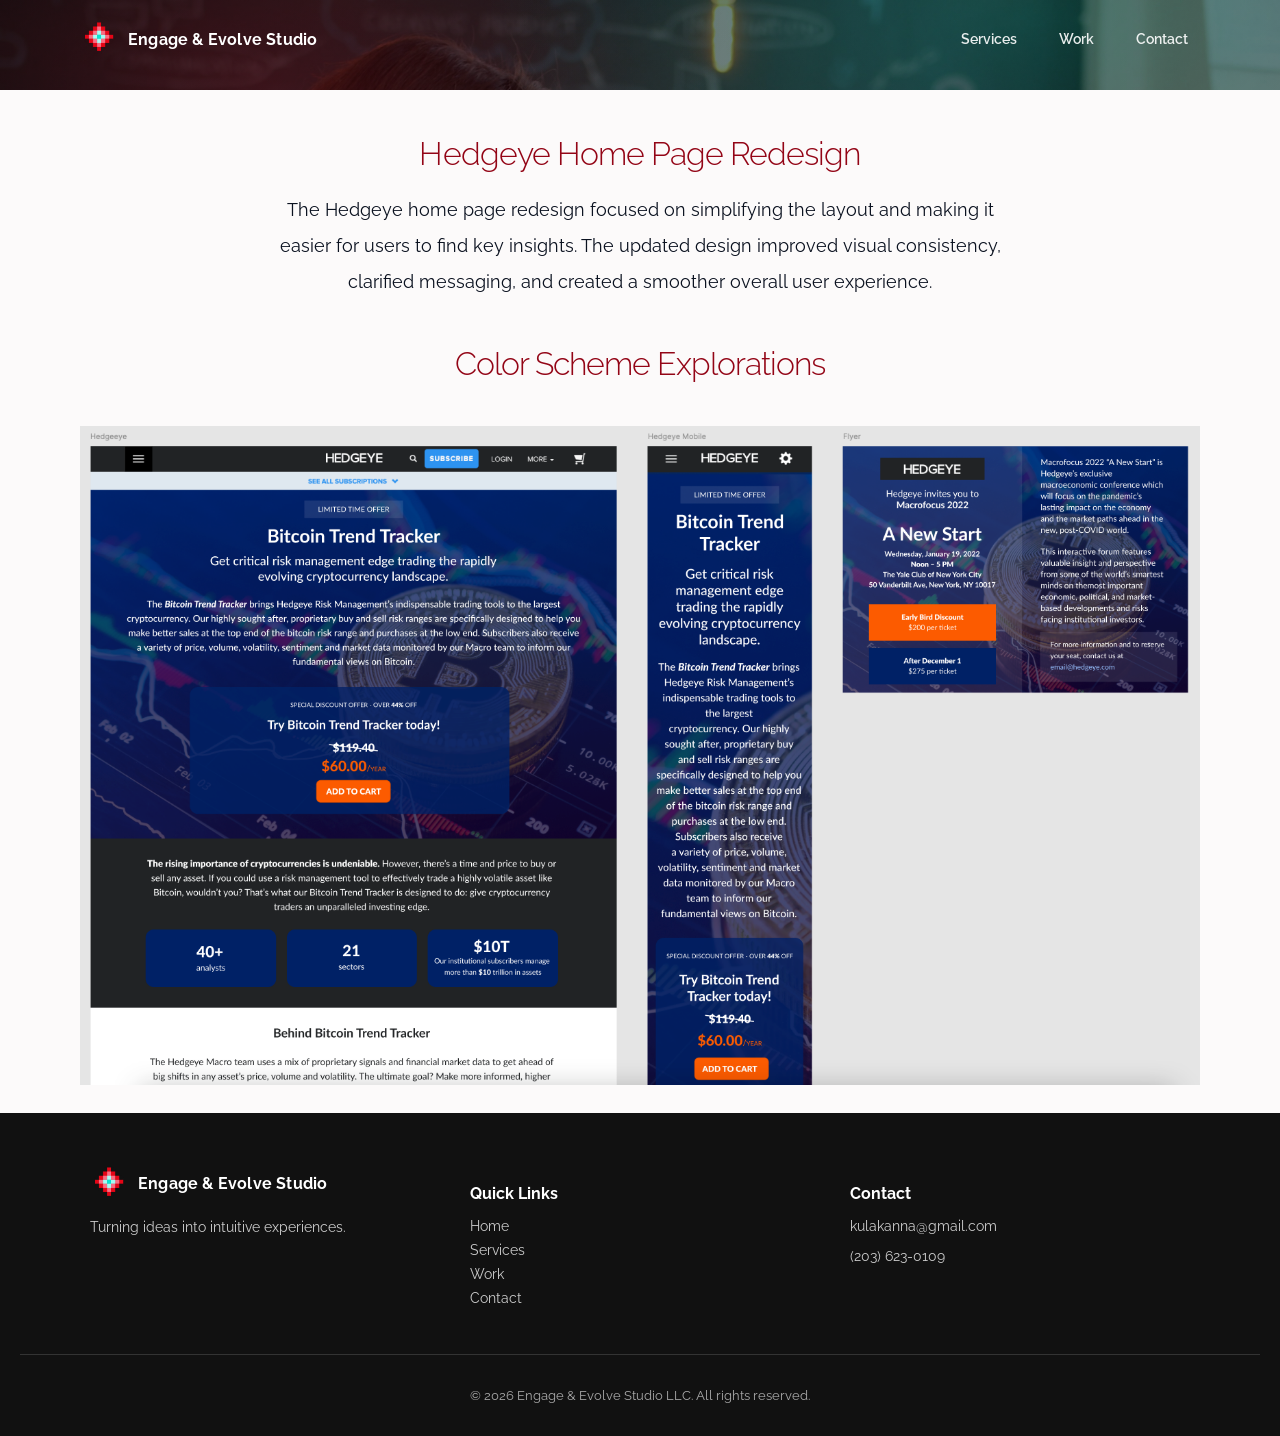
<file: hedgeeye.html>
<!doctype html>
<html lang="en">
<head>
  <meta charset="utf-8" />
  <meta name="viewport" content="width=device-width, initial-scale=1" />
  <meta name="robots" content="index,follow">

  <link rel="stylesheet" href="assets/css/main.css" />
  <link rel="icon" type="image/png" href="images/site-icon.png">

  <!-- Google tag (gtag.js) -->
<script async src="https://www.googletagmanager.com/gtag/js?id=G-394L24654H"></script>
<script>
  window.dataLayer = window.dataLayer || [];
  function gtag(){dataLayer.push(arguments);}
  gtag('js', new Date());

  gtag('config', 'G-394L24654H');
</script>

  <title>Hedgeye Home Page Redesign | UX Case Study</title>
  <meta name="description" content="Home page redesign for Hedgeye focused on simplifying layout, improving content hierarchy, and enhancing overall user experience.">
  
  <link rel="preconnect" href="https://fonts.googleapis.com">
  <link rel="preconnect" href="https://fonts.gstatic.com" crossorigin>
  <link href="https://fonts.googleapis.com/css2?family=Inter:wght@400;600;700&display=swap" rel="stylesheet">
  <link rel="stylesheet" href="assets/css/main.css" />

</head>

<body>
  <header class="hero small">
    <nav class="nav">
      <div class="container">
        <div class="nav-row">
          <a class="brand" href="index.html">
            <span class="brand-mark" aria-hidden="true"><img src="images/site-icon.png"></span>
            <span>Engage &amp; Evolve Studio</span>
          </a>

          <!-- mobile toggle -->
          <label class="nav-toggle" for="menu" aria-label="Toggle menu">Menu</label>
          <input id="menu" type="checkbox" hidden />

          <div class="nav-links" role="navigation" aria-label="Primary">
            <a href="services.html">Services</a>
            <a href="work.html">Work</a>
            <a href="contact.html">Contact</a>
          </div>
        </div>
      </div>
    </nav>


  </header>
  <div class="container centered-header">
    <h2>Hedgeye Home Page Redesign
    </h2>
    <p class="subhead-dark centered-header">The Hedgeye home page redesign focused on simplifying the layout and making it easier for users to find key insights. The updated design improved visual consistency, clarified messaging, and created a smoother overall user experience. 
    </p>
    <h2>Color Scheme Explorations</h2>
  <img class="designs" src="images/hedgeeye-screens.png" >
  
</div>



<footer class="site-footer">
  <div class="footer-container">
    
    <div class="footer-brand">
      <a class="brand" href="index.html">
        <span class="brand-mark" aria-hidden="true"><img src="images/site-icon.png"></span>
        <span>Engage &amp; Evolve Studio</span>
      </a>
      <p>Turning ideas into intuitive experiences.</p>
    </div>

    <div class="footer-links">
      <h4>Quick Links</h4>
      <ul>
        <li><a href="index.html">Home</a></li>
        <li><a href="services.html">Services</a></li>
        <li><a href="work.html">Work</a></li>
        <li><a href="contact.html">Contact</a></li>
      </ul>
    </div>

    <div class="footer-contact">
      <h4>Contact</h4>
      <p><a href="mailto:kulakanna@gmail.com">kulakanna@gmail.com</a></p>
      <p><a href="tel:2036230109">(203) 623-0109</a></p>
    </div>

  </div>

  <div class="footer-bottom">
    <p>© 2026 Engage & Evolve Studio LLC. All rights reserved.</p>
  </div>
</footer>

</body>
</html>
</file>
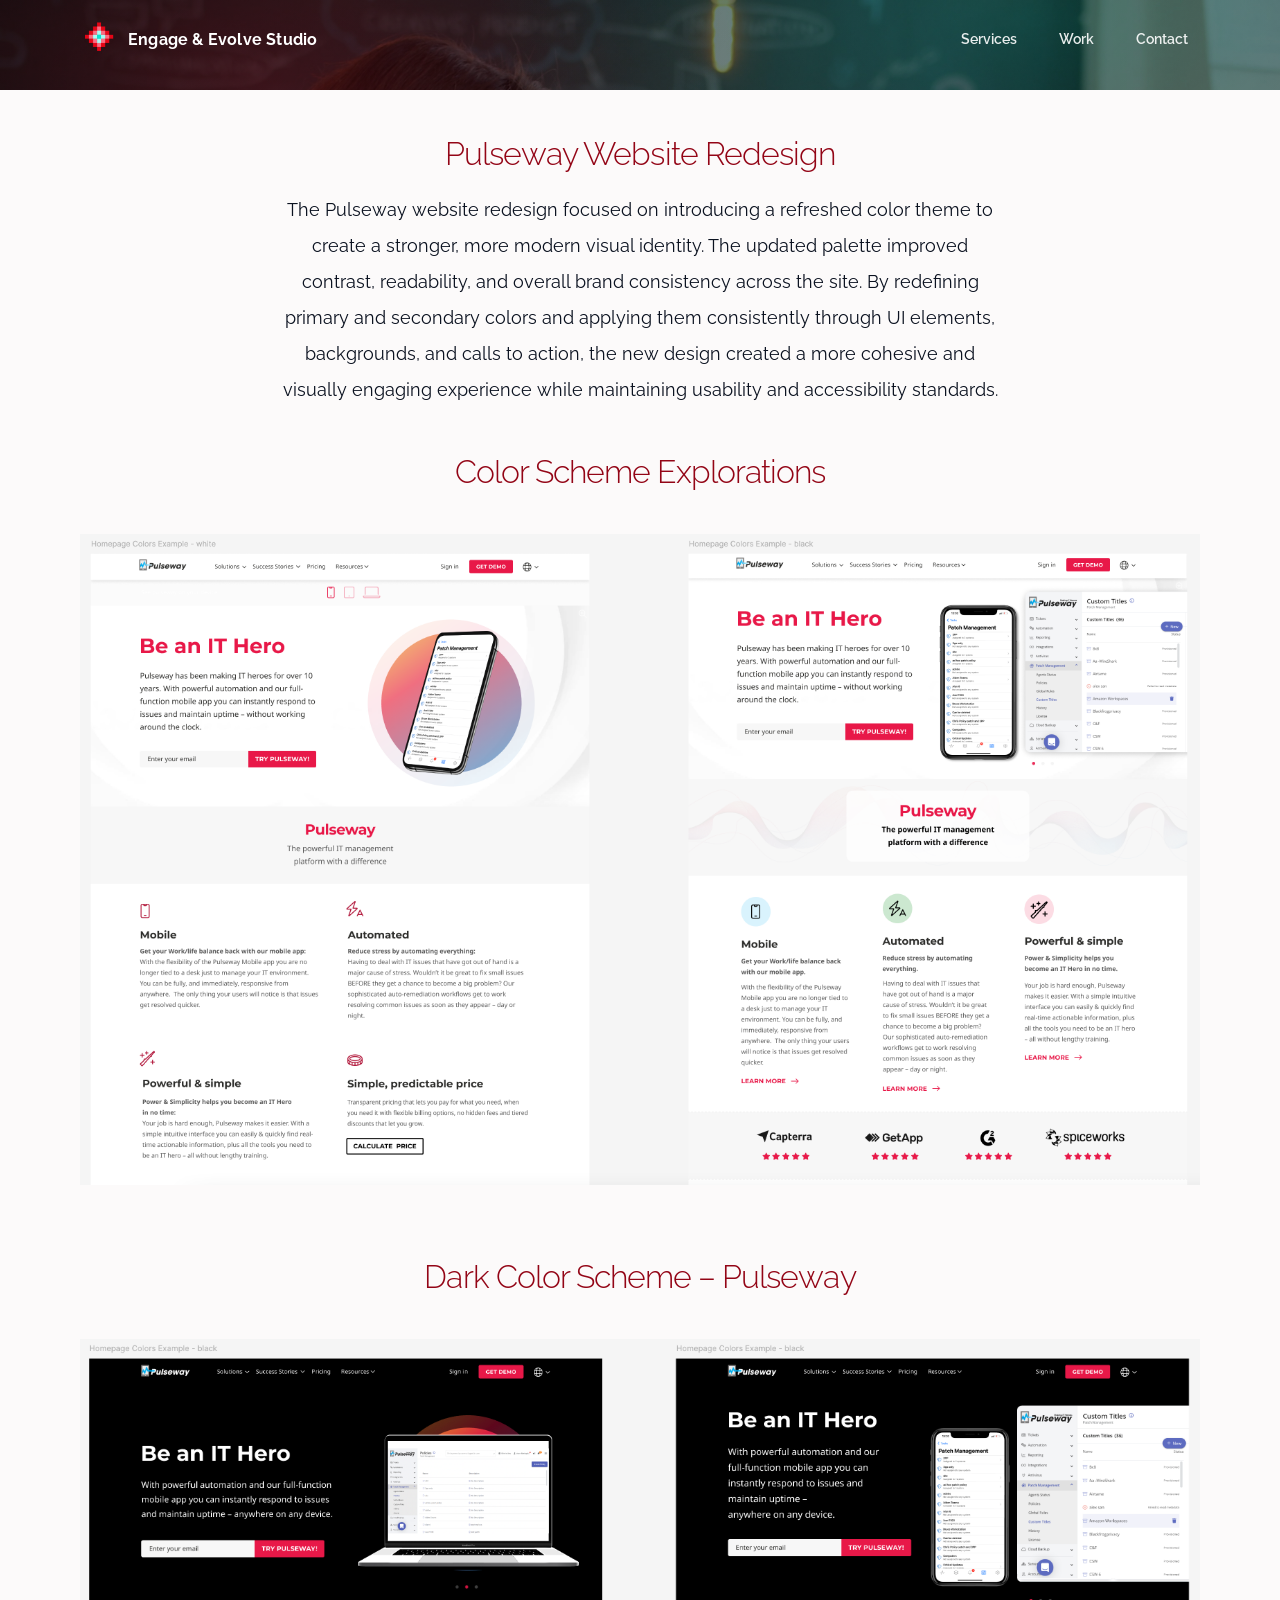
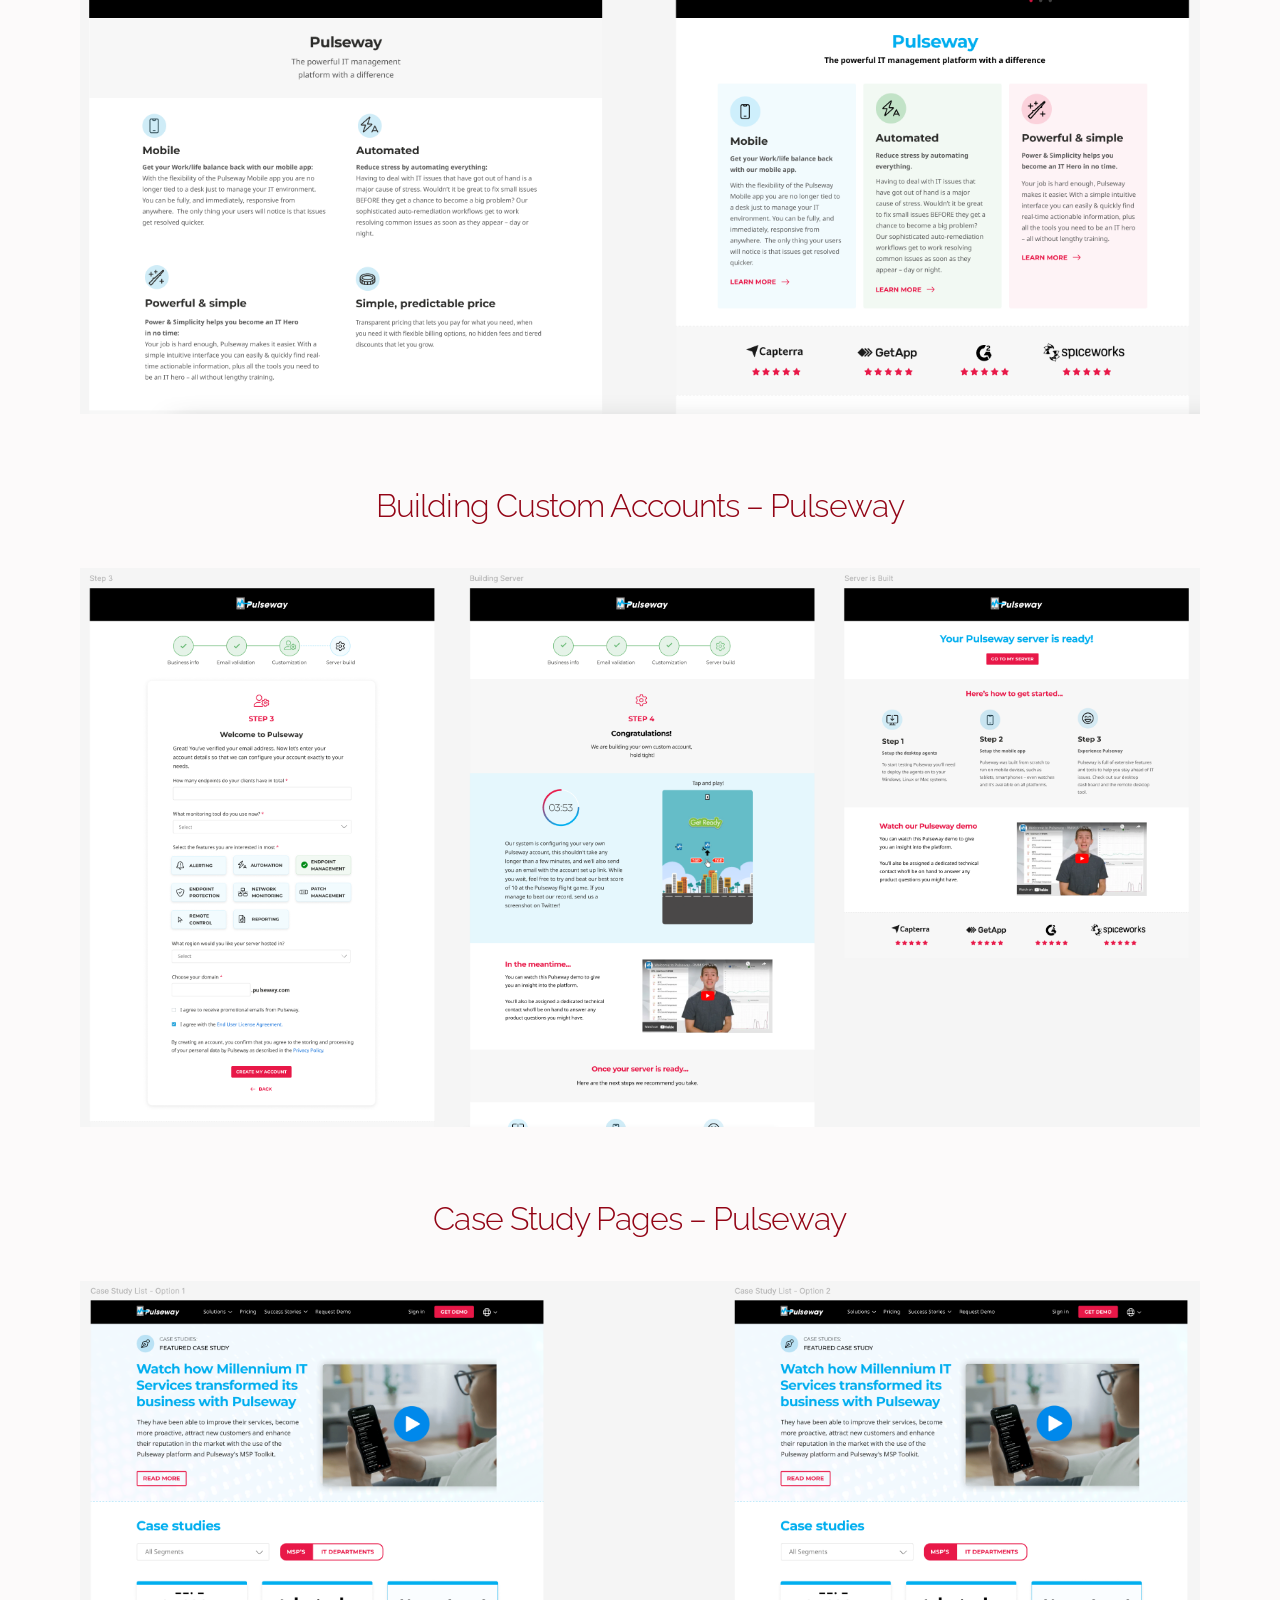
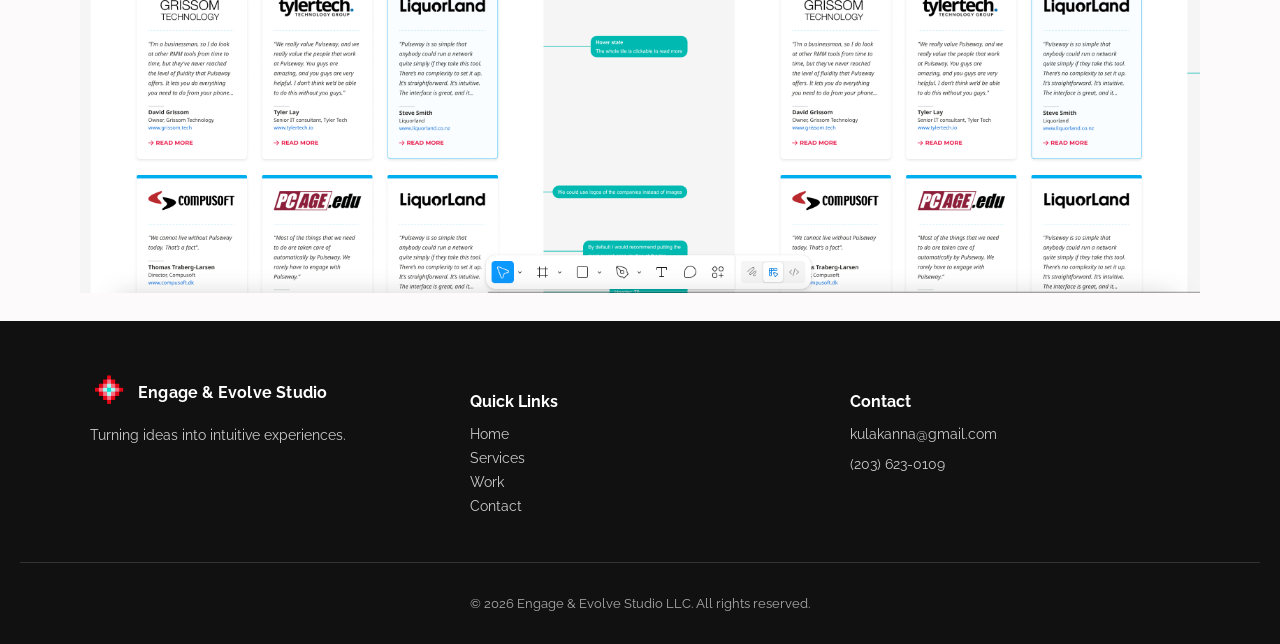
<file: pulsewaydetail.html>
<!doctype html>
<html lang="en">
<head>
  <meta charset="utf-8" />
  <meta name="viewport" content="width=device-width, initial-scale=1" />
  <meta name="robots" content="index,follow">

  <link rel="stylesheet" href="assets/css/main.css" />
  <link rel="icon" type="image/png" href="images/site-icon.png">

  <!-- Google tag (gtag.js) -->
<script async src="https://www.googletagmanager.com/gtag/js?id=G-394L24654H"></script>
<script>
  window.dataLayer = window.dataLayer || [];
  function gtag(){dataLayer.push(arguments);}
  gtag('js', new Date());

  gtag('config', 'G-394L24654H');
</script>

  <title>Pulseway Website Redesign | UX & Visual Refresh Case Study</title>
<meta name="description" content="Case study of the Pulseway website redesign focused on introducing a refreshed color theme, improving brand consistency, and enhancing overall user experience across devices.">

  <link rel="preconnect" href="https://fonts.googleapis.com">
  <link rel="preconnect" href="https://fonts.gstatic.com" crossorigin>
  <link href="https://fonts.googleapis.com/css2?family=Inter:wght@400;600;700&display=swap" rel="stylesheet">
  <link rel="stylesheet" href="assets/css/main.css" />

</head>

<body>
  <header class="hero small">
    <nav class="nav">
      <div class="container">
        <div class="nav-row">
          <a class="brand" href="index.html">
            <span class="brand-mark" aria-hidden="true"><img src="images/site-icon.png"></span>
            <span>Engage &amp; Evolve Studio</span>
          </a>

          <!-- mobile toggle -->
          <label class="nav-toggle" for="menu" aria-label="Toggle menu">Menu</label>
          <input id="menu" type="checkbox" hidden />

          <div class="nav-links" role="navigation" aria-label="Primary">
            <a href="services.html">Services</a>
            <a href="work.html">Work</a>
            <a href="contact.html">Contact</a>
          </div>
        </div>
      </div>
    </nav>


  </header>
  <div class="container centered-header">
    <h2>Pulseway Website Redesign
    </h2>
    <p class="subhead-dark centered-header">The Pulseway website redesign focused on introducing a refreshed color theme to create a stronger, more modern visual identity. The updated palette improved contrast, readability, and overall brand consistency across the site.

      By redefining primary and secondary colors and applying them consistently through UI elements, backgrounds, and calls to action, the new design created a more cohesive and visually engaging experience while maintaining usability and accessibility standards.
    </p>
    <h2>Color Scheme Explorations</h2>
  <img class="designs" src="images/pulseway-1.png" >
  <h2>Dark Color Scheme – Pulseway</h2>
  <img class="designs" src="images/pulseway-2.png" >
  <h2>Building Custom Accounts – Pulseway</h2>
  <img class="designs" src="images/pulseway-custom-accounts.png" >
  <h2>Case Study Pages – Pulseway</h2>
  <img class="designs" src="images/pulseway-case-study.png" >
  
</div>



<footer class="site-footer">
  <div class="footer-container">
    
    <div class="footer-brand">
      <a class="brand" href="index.html">
        <span class="brand-mark" aria-hidden="true"><img src="images/site-icon.png"></span>
        <span>Engage &amp; Evolve Studio</span>
      </a>
      <p>Turning ideas into intuitive experiences.</p>
    </div>

    <div class="footer-links">
      <h4>Quick Links</h4>
      <ul>
        <li><a href="index.html">Home</a></li>
        <li><a href="services.html">Services</a></li>
        <li><a href="work.html">Work</a></li>
        <li><a href="contact.html">Contact</a></li>
      </ul>
    </div>

    <div class="footer-contact">
      <h4>Contact</h4>
      <p><a href="mailto:kulakanna@gmail.com">kulakanna@gmail.com</a></p>
      <p><a href="tel:2036230109">(203) 623-0109</a></p>
    </div>

  </div>

  <div class="footer-bottom">
    <p>© 2026 Engage & Evolve Studio LLC. All rights reserved.</p>
  </div>
</footer>

</body>
</html>
</file>
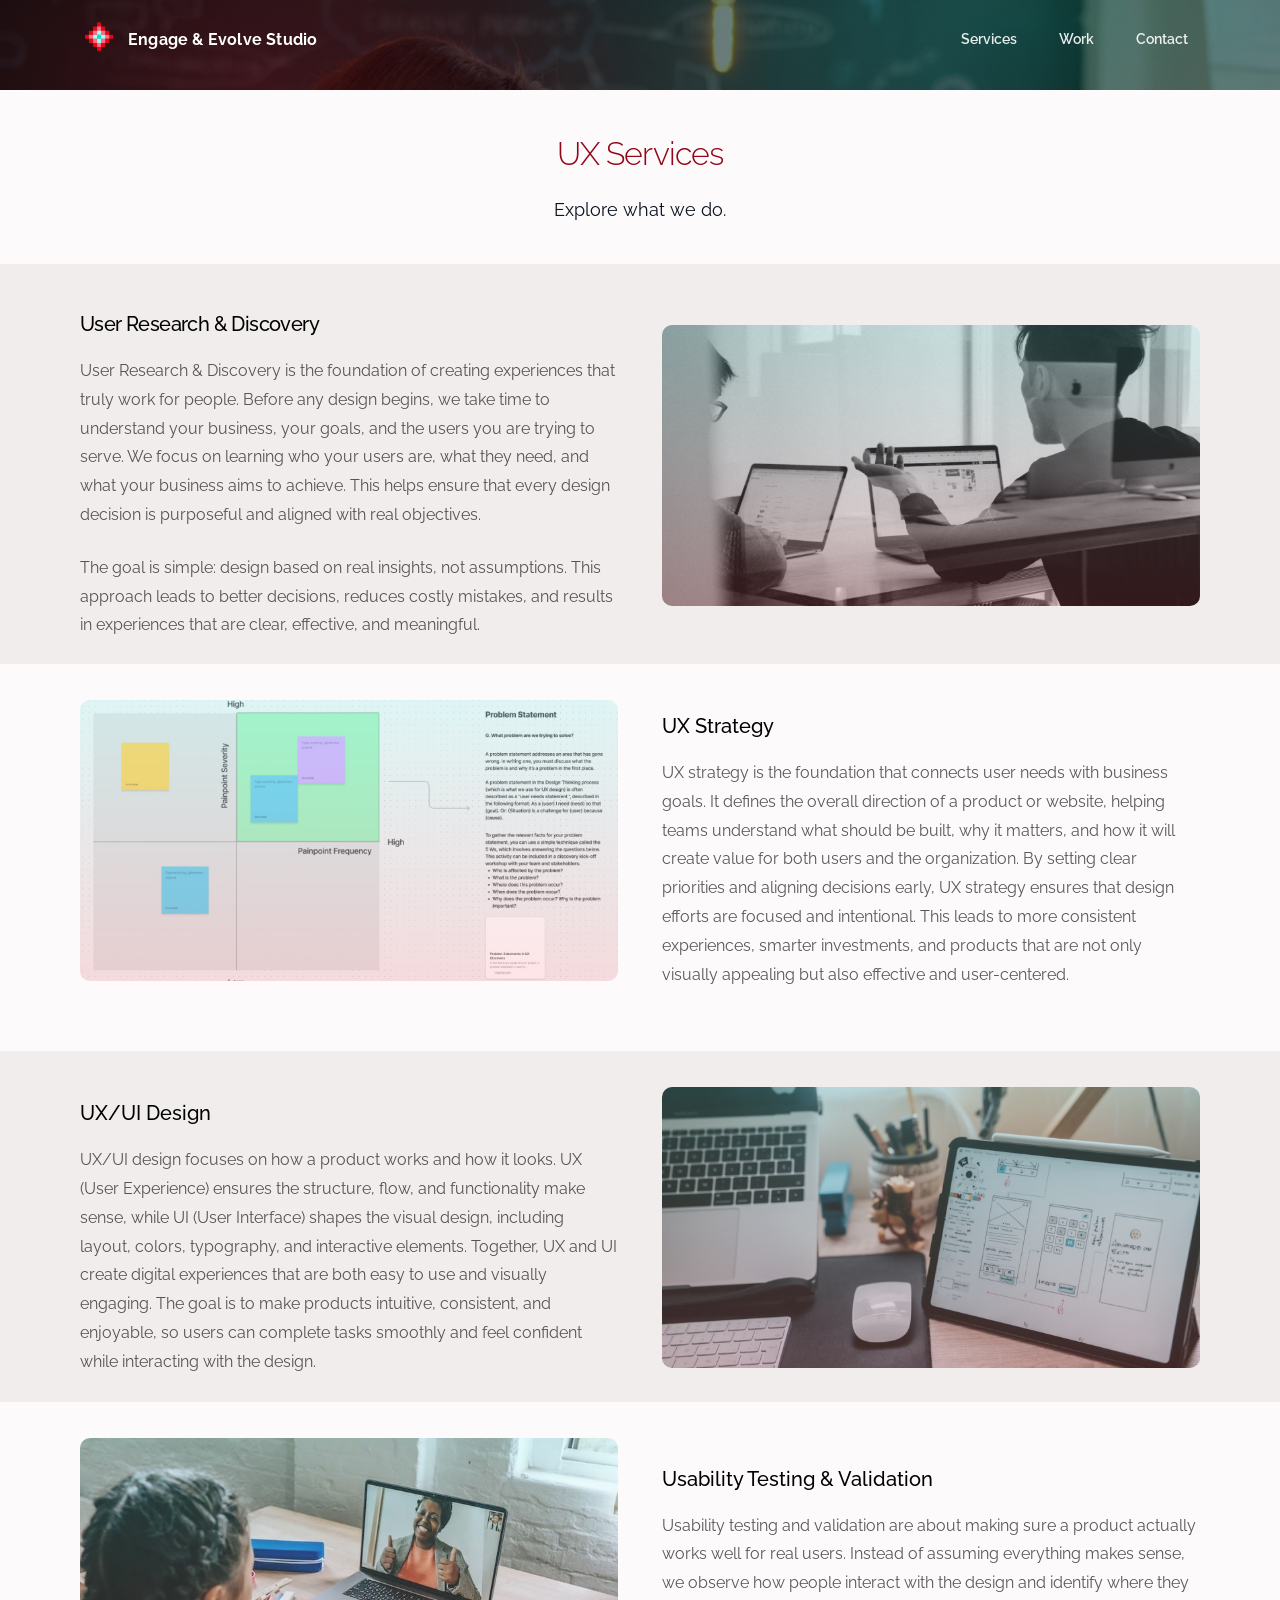
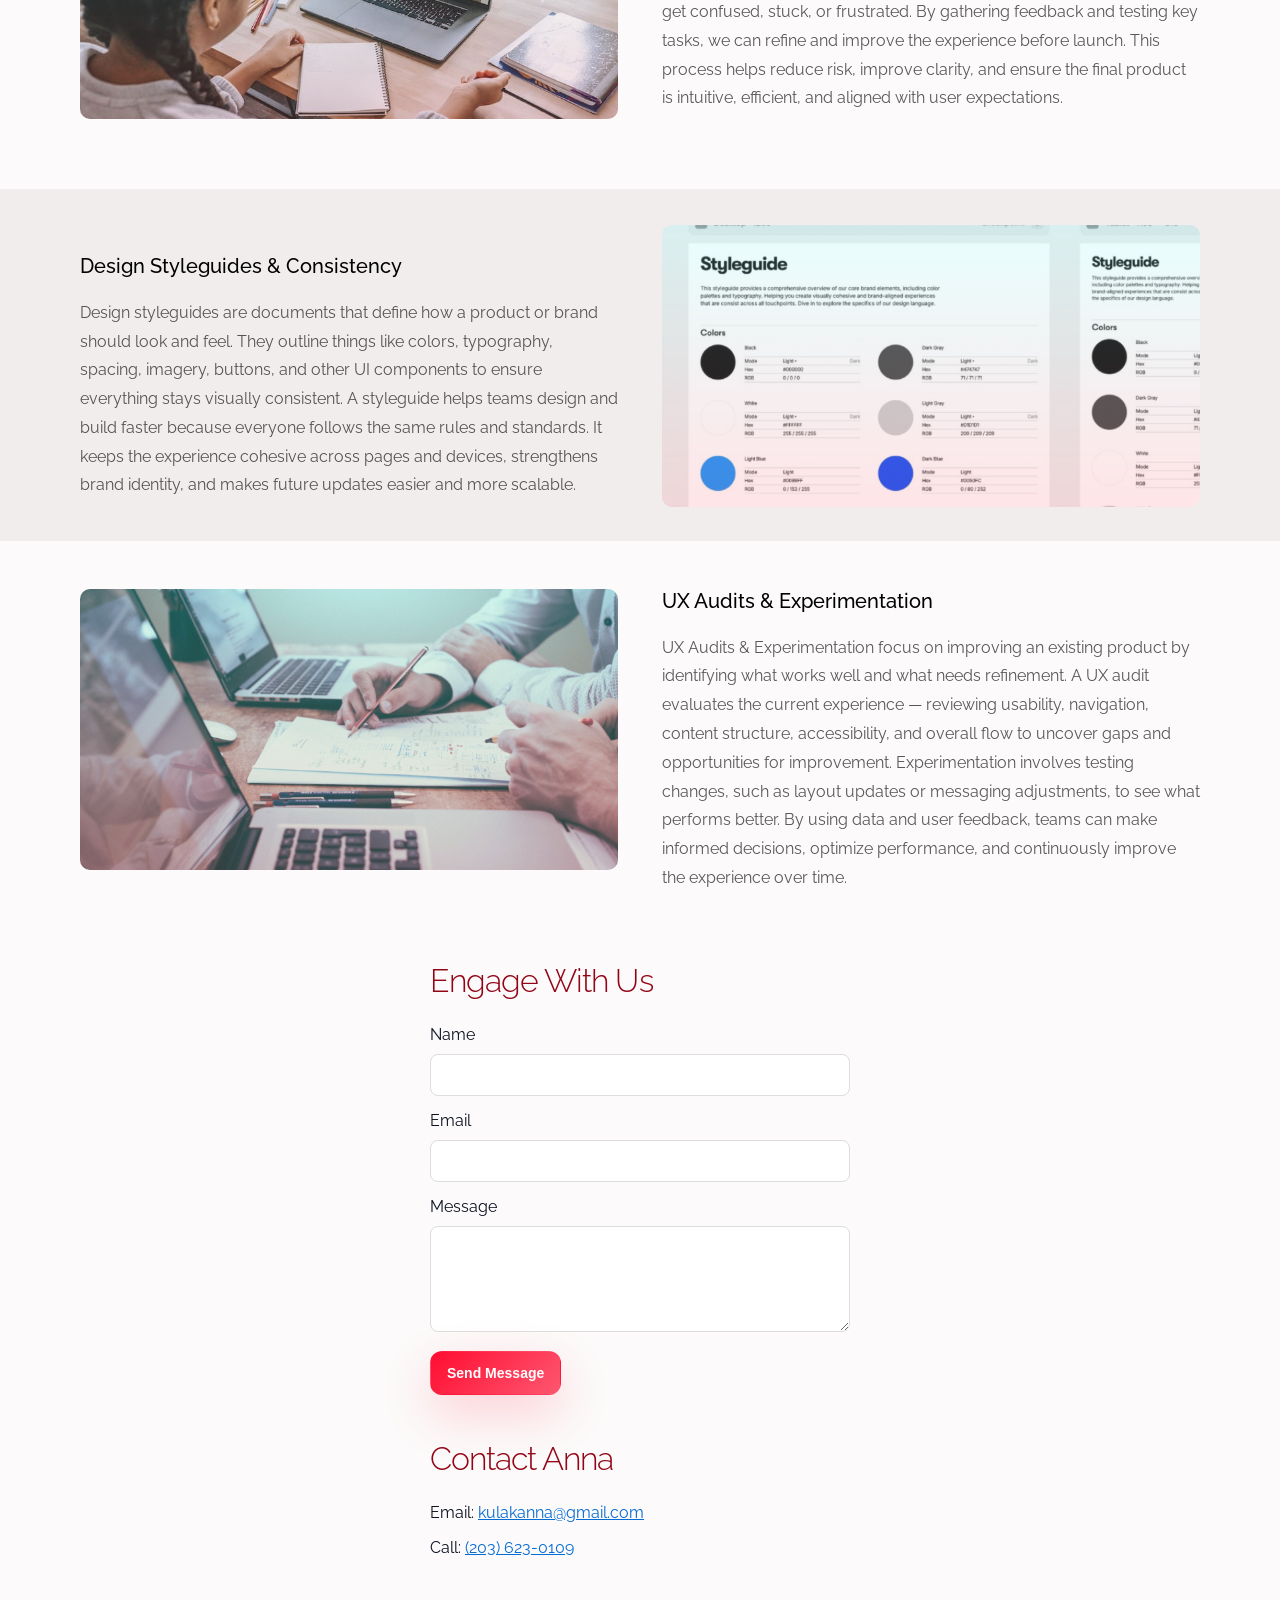
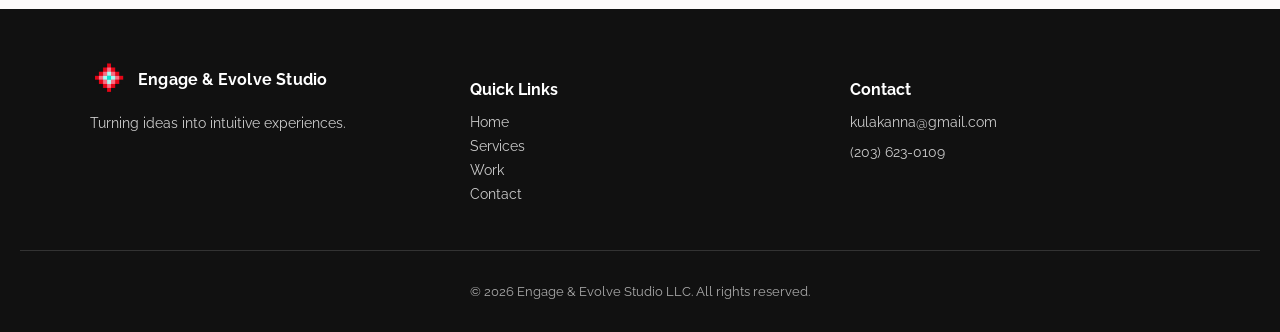
<file: services.html>
<!doctype html>
<html lang="en">
<head>
  <meta charset="utf-8" />
  <meta name="viewport" content="width=device-width, initial-scale=1" />
  <meta name="robots" content="index,follow">

  <link rel="stylesheet" href="assets/css/main.css" />
  <link rel="icon" type="image/png" href="images/site-icon.png">

  <!-- Google tag (gtag.js) -->
<script async src="https://www.googletagmanager.com/gtag/js?id=G-394L24654H"></script>
<script>
  window.dataLayer = window.dataLayer || [];
  function gtag(){dataLayer.push(arguments);}
  gtag('js', new Date());

  gtag('config', 'G-394L24654H');
</script>

  <title>Hedgeye Home Page Redesign | UX Case Study</title>
  <meta name="description" content="Home page redesign for Hedgeye focused on simplifying layout, improving content hierarchy, and enhancing overall user experience.">
  
  <link rel="preconnect" href="https://fonts.googleapis.com">
  <link rel="preconnect" href="https://fonts.gstatic.com" crossorigin>
  <link href="https://fonts.googleapis.com/css2?family=Inter:wght@400;600;700&display=swap" rel="stylesheet">
  <link rel="stylesheet" href="assets/css/main.css" />

</head>

<body>
  <header class="hero small">
    <nav class="nav">
      <div class="container">
        <div class="nav-row">
          <a class="brand" href="index.html">
            <span class="brand-mark" aria-hidden="true"><img src="images/site-icon.png"></span>
            <span>Engage &amp; Evolve Studio</span>
          </a>

          <!-- mobile toggle -->
          <label class="nav-toggle" for="menu" aria-label="Toggle menu">Menu</label>
          <input id="menu" type="checkbox" hidden />

          <div class="nav-links" role="navigation" aria-label="Primary">
            <a href="services.html">Services</a>
            <a href="work.html">Work</a>
            <a href="contact.html">Contact</a>
          </div>
        </div>
      </div>
    </nav>
  </header>

  <div class="container centered-header">
    <h2 class="margin-top" >UX Services</h2>
    <p class="subhead-dark centered-header">Explore what we do.</p>
</div>
   <!-- outer container -->
<div class="alternate">
<div class="container">

  <div class="hero-grid">
    <!-- Left column: headline + action -->
    <div class="copy recent-work">
      <h2 class="features-card__title" >User Research & Discovery</h2>
      <p class="features-card__description">
        User Research & Discovery is the foundation of creating experiences that truly work for people. Before any design begins, we take time to understand your business, your goals, and the users you are trying to serve.
        We focus on learning who your users are, what they need, and what your business aims to achieve. This helps ensure that every design decision is purposeful and aligned with real objectives.
        </p>
        <p class="features-card__description">The goal is simple: design based on real insights, not assumptions. This approach leads to better decisions, reduces costly mistakes, and results in experiences that are clear, effective, and meaningful.
        </p>

    </div>

    <!-- Right column: laptop image -->
    <div class="visual recent-work">
      <div class="visual-card ">
        <img
          src="images/research.jpg"
          alt="Research image"
          loading="lazy"
        />
        <p class="caption"></p>
      </div>
    </div>
  </div>
</div>
   </div>



<!-- second outer container -->
<div>
  <div class="container">
  
    <div class="hero-grid">
      <!-- Right column: laptop image -->
      <div class="visual recent-work">
        <div class="visual-card">
          <img
            src="images/strategy.jpg"
            alt="Laptop and phone showing datto con designs"
            loading="lazy"
          />
          <p class="caption"></p>
        </div>
      </div>
      <!-- Left column: headline + action -->
      <div class="copy recent-work">
        <h3 class="features-card__title" >UX Strategy</h3>
        <p class="features-card__description">
          UX strategy is the foundation that connects user needs with business goals. It defines the overall direction of a product or website, helping teams understand what should be built, why it matters, and how it will create value for both users and the organization.

By setting clear priorities and aligning decisions early, UX strategy ensures that design efforts are focused and intentional. This leads to more consistent experiences, smarter investments, and products that are not only visually appealing but also effective and user-centered.</p>
      </div> 
    </div>
  </div>
</div>


<!-- outer container -->
<div class="alternate">
  <div class="container">
  
    <div class="hero-grid">
      <!-- Left column: headline + action -->
      <div class="copy recent-work">
        <h3 class="features-card__title" >UX/UI Design</h3>
        <p class="features-card__description">
          UX/UI design focuses on how a product works and how it looks. UX (User Experience) ensures the structure, flow, and functionality make sense, while UI (User Interface) shapes the visual design, including layout, colors, typography, and interactive elements.
Together, UX and UI create digital experiences that are both easy to use and visually engaging. The goal is to make products intuitive, consistent, and enjoyable, so users can complete tasks smoothly and feel confident while interacting with the design.</p>

      </div>
  
      <!-- Right column: laptop image -->
      <div class="visual recent-work">
        <div class="visual-card">
          <img
            src="images/ux-ui.jpg"
            alt="Laptop and phone showing datto designs"
            loading="lazy"
          />
          <p class="caption"></p>
        </div>
      </div>
    </div>
  </div>
</div>

 
<!-- second outer container -->
<div>
  <div class="container">
  
    <div class="hero-grid">
      <!-- Right column: laptop image -->
      <div class="visual recent-work">
        <div class="visual-card">
          <img
            src="images/usability.jpg"
            alt="Laptop and phone showing datto con designs"
            loading="lazy"
          />
          <p class="caption"></p>
        </div>
      </div>
      <!-- Left column: headline + action -->
      <div class="copy recent-work">
        <h3 class="features-card__title" >Usability Testing & Validation</h3>
        <p class="features-card__description">
          Usability testing and validation are about making sure a product actually works well for real users. Instead of assuming everything makes sense, we observe how people interact with the design and identify where they get confused, stuck, or frustrated.
By gathering feedback and testing key tasks, we can refine and improve the experience before launch. This process helps reduce risk, improve clarity, and ensure the final product is intuitive, efficient, and aligned with user expectations.</p>
  
      </div>
  
      
    </div>
  </div>
</div>



<!-- outer container -->
<div class="alternate">
  <div class="container">
  
    <div class="hero-grid">
      <!-- Left column: headline + action -->
      <div class="copy recent-work">
        <h3 class="features-card__title" >Design Styleguides & Consistency</h3>
        <p class="features-card__description">
          Design styleguides are documents that define how a product or brand should look and feel. They outline things like colors, typography, spacing, imagery, buttons, and other UI components to ensure everything stays visually consistent.
A styleguide helps teams design and build faster because everyone follows the same rules and standards. It keeps the experience cohesive across pages and devices, strengthens brand identity, and makes future updates easier and more scalable.
      </div>
  
      <!-- Right column: laptop image -->
      <div class="visual recent-work">
        <div class="visual-card">
          <img
            src="images/styleguide.jpg"
            alt="Laptop and phone showing datto designs"
            loading="lazy"
          />
          <p class="caption"></p>
        </div>
      </div>
    </div>
  </div>
</div>

 
<!-- second outer container -->
<div>
  <div class="container">
  
    <div class="hero-grid">
      <!-- Right column: laptop image -->
      <div class="visual recent-work">
        <div class="visual-card">
          <img
            src="images/heuristics.jpg"
            alt="Laptop and phone showing datto con designs"
            loading="lazy"
          />
          <p class="caption"></p>
        </div>
      </div>
      <!-- Left column: headline + action -->
      <div class="copy recent-work">
        <h3 class="features-card__title" >UX Audits & Experimentation</h3>
        <p class="features-card__description">
          UX Audits & Experimentation focus on improving an existing product by identifying what works well and what needs refinement. A UX audit evaluates the current experience — reviewing usability, navigation, content structure, accessibility, and overall flow to uncover gaps and opportunities for improvement.
          Experimentation involves testing changes, such as layout updates or messaging adjustments, to see what performs better. By using data and user feedback, teams can make informed decisions, optimize performance, and continuously improve the experience over time.
      </div>
  
      
    </div>
  </div>
</div>




  <div class="contact">
	
    <form class="contact-form"
    action="https://formsubmit.co/kulakanna@gmail.com"
    method="POST">
  
  <input type="hidden" name="_subject" value="New Website Contact Message">
  <input type="hidden" name="_captcha" value="false">
  
  <h2>Engage With Us</h2>

  
  <div class="form-group">
  <label for="name">Name</label>
  <input type="text" id="name" name="name" required>
  </div>
  
  <div class="form-group">
  <label for="email">Email</label>
  <input type="email" id="email" name="email" required>
  </div>
  
  <div class="form-group">
  <label for="message">Message</label>
  <textarea id="message" name="message" rows="5" required></textarea>
  </div>
  
  <button class="btn btn-primary" type="submit">Send Message</button>
  <h2>Contact Anna</h2>
 <p>Email: <a class="tertiary" href="mailto:kulakanna@gmail.com">kulakanna@gmail.com</a></p>
 <p>Call: <a class="tertiary" href="tel:2036230109">(203) 623-0109</a></p>
  
  </form>
 
  </div>

<footer class="site-footer">
  <div class="footer-container">
    
    <div class="footer-brand">
      <a class="brand" href="index.html">
        <span class="brand-mark" aria-hidden="true"><img src="images/site-icon.png"></span>
        <span>Engage &amp; Evolve Studio</span>
      </a>
      <p>Turning ideas into intuitive experiences.</p>
    </div>

    <div class="footer-links">
      <h4>Quick Links</h4>
      <ul>
        <li><a href="index.html">Home</a></li>
        <li><a href="services.html">Services</a></li>
        <li><a href="work.html">Work</a></li>
        <li><a href="contact.html">Contact</a></li>
      </ul>
    </div>

    <div class="footer-contact">
      <h4>Contact</h4>
      <p><a href="mailto:kulakanna@gmail.com">kulakanna@gmail.com</a></p>
      <p><a href="tel:2036230109">(203) 623-0109</a></p>
    </div>

  </div>

  <div class="footer-bottom">
    <p>© 2026 Engage & Evolve Studio LLC. All rights reserved.</p>
  </div>
</footer>

</body>
</html>
</file>
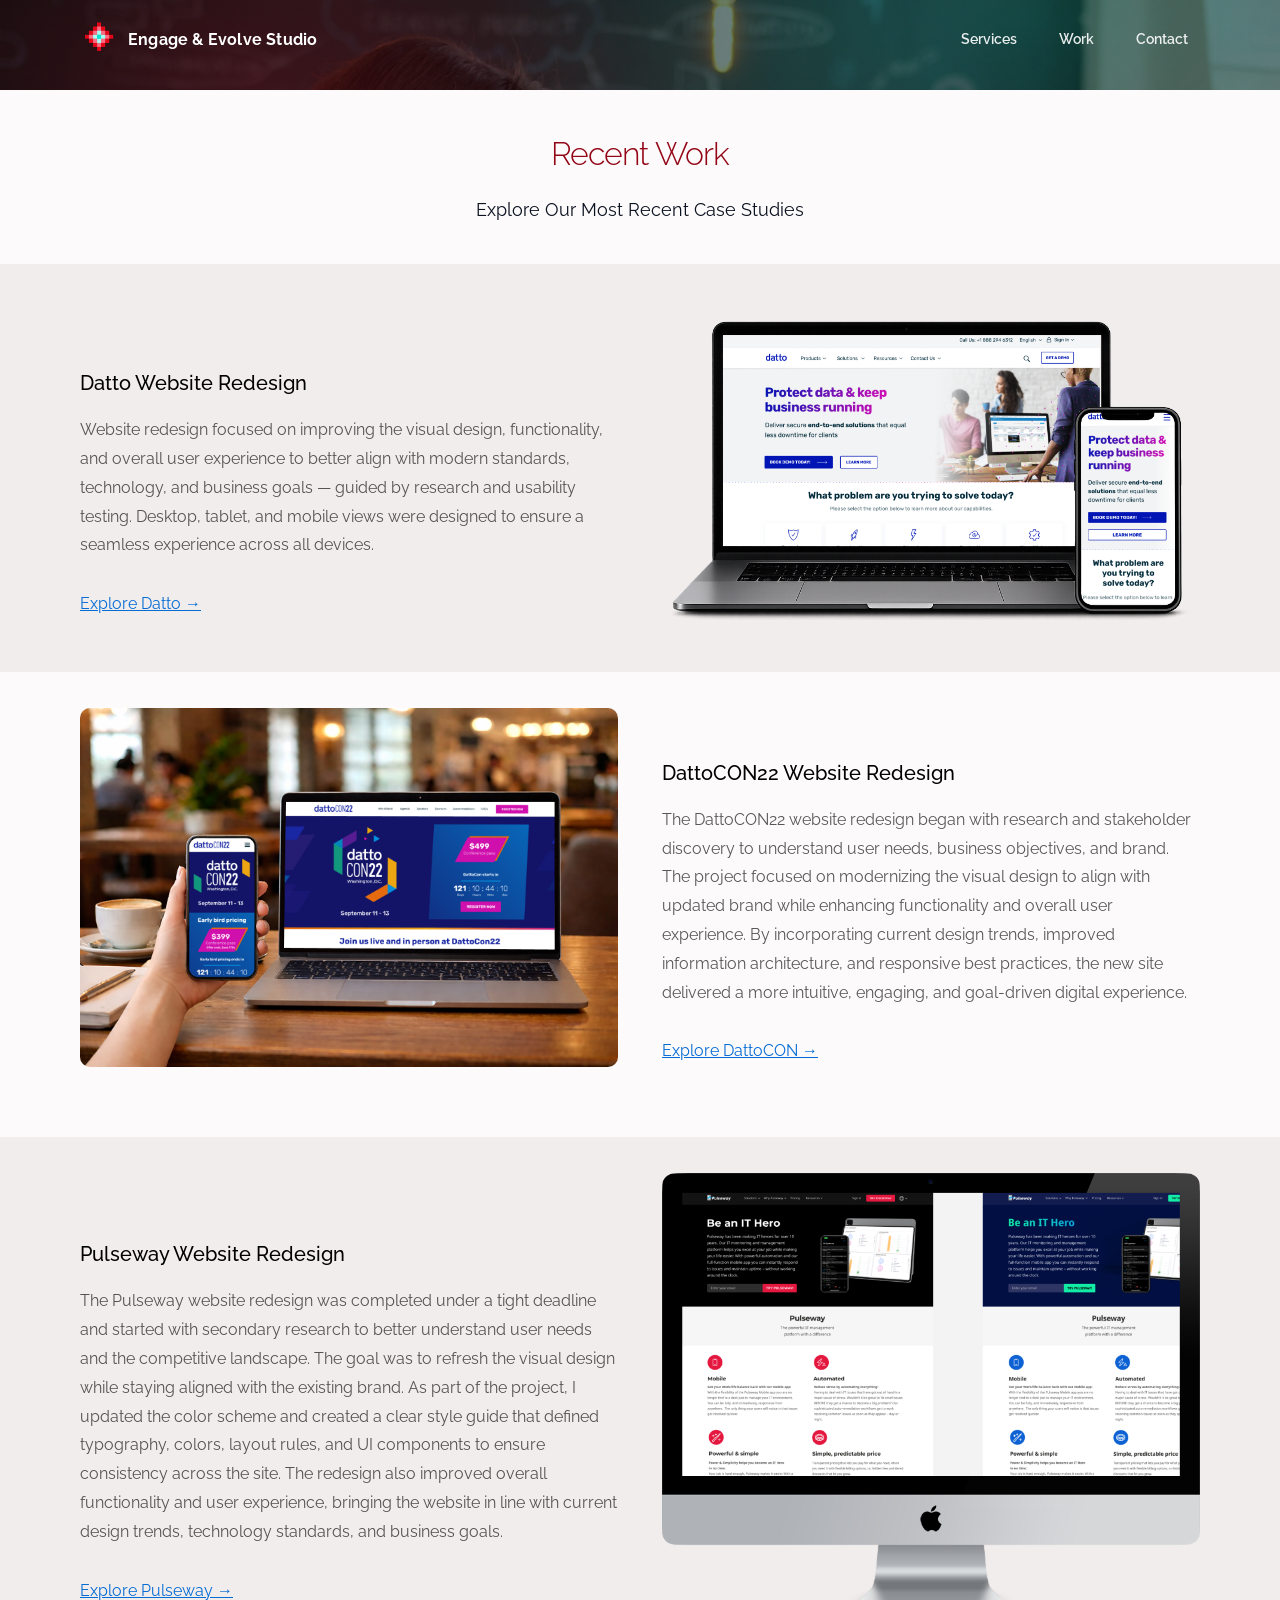
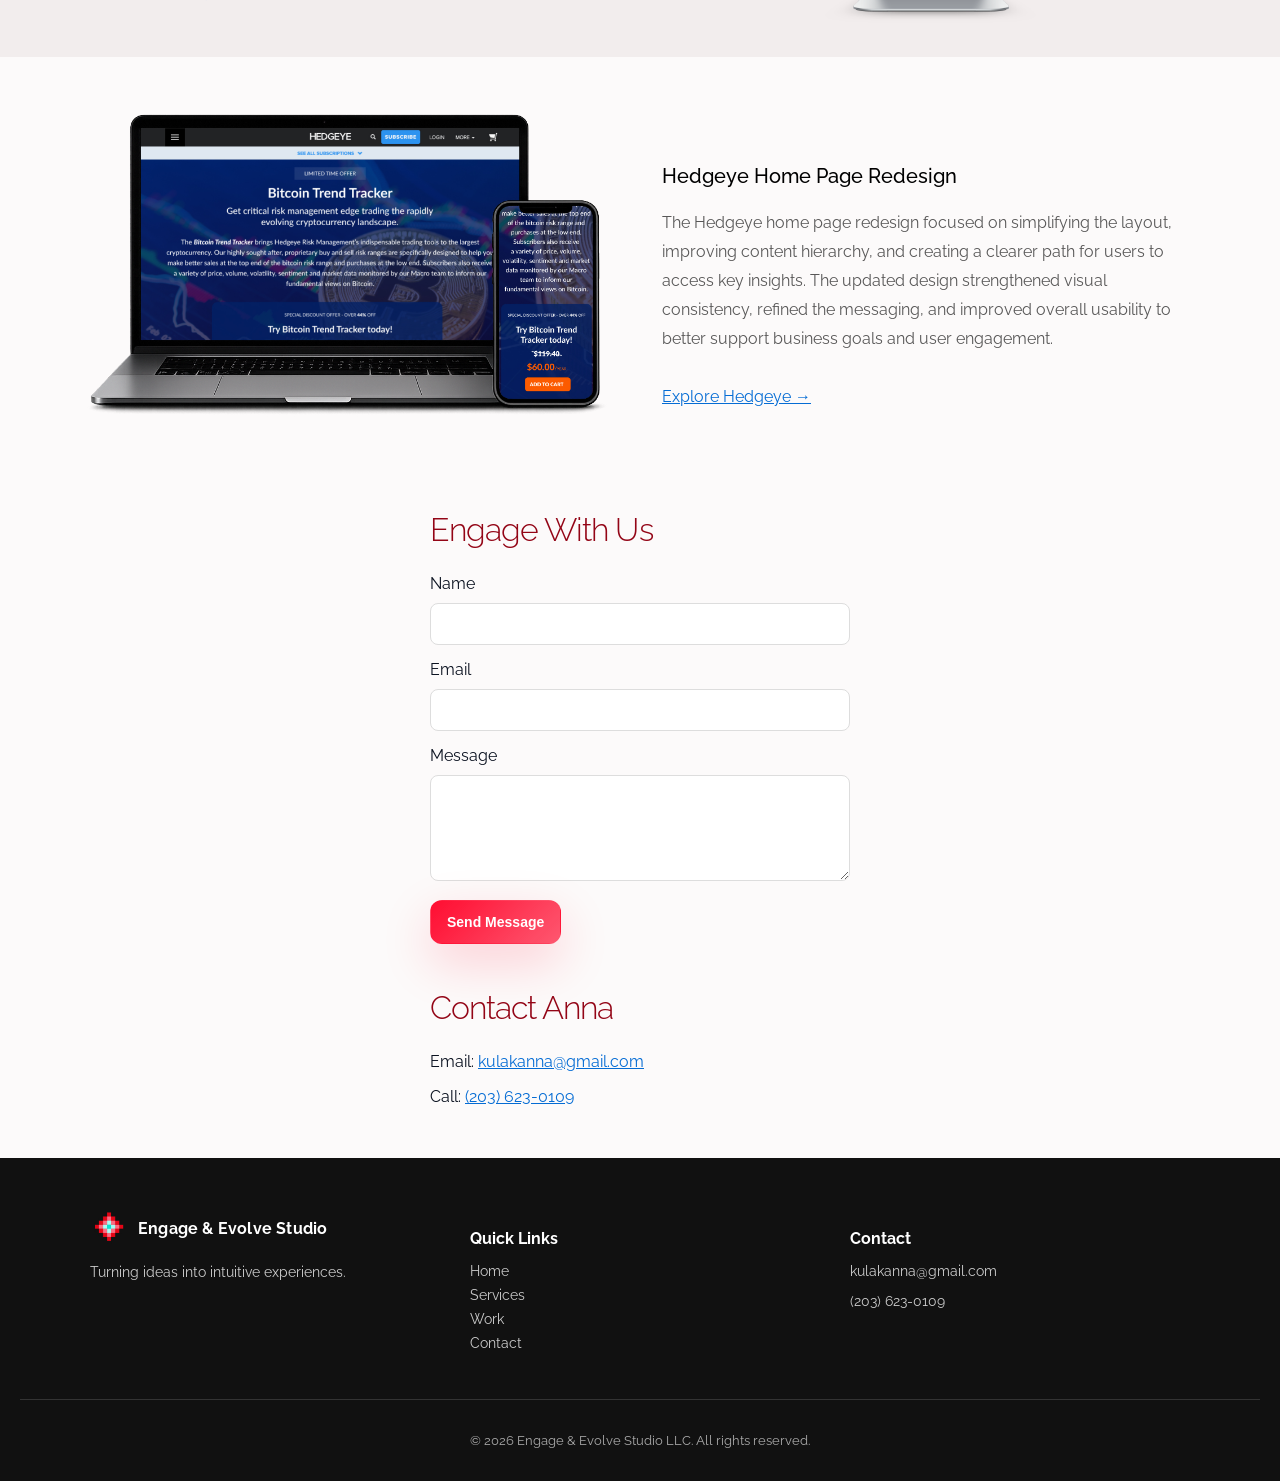
<file: work.html>
<!doctype html>
<html lang="en">
<head>
  <meta charset="utf-8" />
  <meta name="viewport" content="width=device-width, initial-scale=1" />
  <meta name="robots" content="index,follow">

  <!-- Google tag (gtag.js) -->
<script async src="https://www.googletagmanager.com/gtag/js?id=G-394L24654H"></script>
<script>
  window.dataLayer = window.dataLayer || [];
  function gtag(){dataLayer.push(arguments);}
  gtag('js', new Date());

  gtag('config', 'G-394L24654H');
</script>

  <link rel="stylesheet" href="assets/css/main.css" />
  <link rel="icon" type="image/png" href="images/site-icon.png">

  <title>Hedgeye Home Page Redesign | UX Case Study</title>
  <meta name="description" content="Home page redesign for Hedgeye focused on simplifying layout, improving content hierarchy, and enhancing overall user experience.">
  
  <link rel="preconnect" href="https://fonts.googleapis.com">
  <link rel="preconnect" href="https://fonts.gstatic.com" crossorigin>
  <link href="https://fonts.googleapis.com/css2?family=Inter:wght@400;600;700&display=swap" rel="stylesheet">
  <link rel="stylesheet" href="assets/css/main.css" />

</head>

<body>
  <header class="hero small">
    <nav class="nav">
      <div class="container">
        <div class="nav-row">
          <a class="brand" href="index.html">
            <span class="brand-mark" aria-hidden="true"><img src="images/site-icon.png"></span>
            <span>Engage &amp; Evolve Studio</span>
          </a>

          <!-- mobile toggle -->
          <label class="nav-toggle" for="menu" aria-label="Toggle menu">Menu</label>
          <input id="menu" type="checkbox" hidden />

          <div class="nav-links" role="navigation" aria-label="Primary">
            <a href="services.html">Services</a>
            <a href="work.html">Work</a>
            <a href="contact.html">Contact</a>
          </div>
        </div>
      </div>
    </nav>
  </header>

  <div class="container centered-header">
    <h2 class="margin-top" >Recent Work</h2>
    <p class="subhead-dark centered-header">Explore Our Most Recent Case Studies</p>
</div>
   <!-- outer container -->
<div class="alternate">
<div class="container">

  <div class="hero-grid">
    <!-- Left column: headline + action -->
    <div class="copy recent-work">
      <h3 class="features-card__title" >Datto Website Redesign</h3>
      <p class="features-card__description">
        Website redesign focused on improving the visual design, functionality, and overall user experience to better align with modern standards, technology, and business goals — guided by research and usability testing. 
        Desktop, tablet, and mobile views were designed to ensure a seamless experience across all devices.
      </p>

      <div class="actions">
        <a class="tertiary" href="dattodetail.html">Explore Datto →</a>
      </div>
    </div>

    <!-- Right column: laptop image -->
    <div class="visual recent-work">
      <div class="visual-card">
        <img
          src="images/screenwithdattodesign.png"
          alt="Laptop and phone showing datto designs"
          loading="lazy"
        />
        <p class="caption"></p>
      </div>
    </div>
  </div>
</div>
   </div>



<!-- second outer container -->
<div>
  <div class="container">
  
    <div class="hero-grid">
      <!-- Right column: laptop image -->
      <div class="visual recent-work">
        <div class="visual-card">
          <img
            src="images/datto-con.png"
            alt="Laptop and phone showing datto con designs"
            loading="lazy"
          />
          <p class="caption"></p>
        </div>
      </div>
      <!-- Left column: headline + action -->
      <div class="copy recent-work">
        <h3 class="features-card__title" >DattoCON22 Website Redesign</h3>
        <p class="features-card__description">
          The DattoCON22 website redesign began with research and stakeholder discovery to 
          understand user needs, business objectives, and brand. 
          The project focused on modernizing the visual design to align with 
          updated brand while enhancing functionality and overall user experience. 
          By incorporating current design trends, improved information architecture, 
          and responsive best practices, the new site delivered a more intuitive, engaging, 
          and goal-driven digital experience.</p>
  
        <div class="actions">
          <a class="tertiary" href="dattocondetail.html">Explore DattoCON →</a>
        </div>
      </div>
  
      
    </div>
  </div>
</div>


<!-- outer container -->
<div class="alternate">
  <div class="container">
  
    <div class="hero-grid">
      <!-- Left column: headline + action -->
      <div class="copy recent-work">
        <h3 class="features-card__title" >Pulseway Website Redesign</h3>
        <p class="features-card__description">
          The Pulseway website redesign was completed under a tight deadline and started with secondary research to better understand user needs and the competitive landscape. The goal was to refresh the visual design while staying aligned with the existing brand.

As part of the project, I updated the color scheme and created a clear style guide that defined typography, colors, layout rules, and UI components to ensure consistency across the site. The redesign also improved overall functionality and user experience, bringing the website in line with current design trends, technology standards, and business goals.
</p>
  
        <div class="actions">
          <a class="tertiary" href="pulseway.html">Explore Pulseway →</a>
        </div>
      </div>
  
      <!-- Right column: laptop image -->
      <div class="visual recent-work">
        <div class="visual-card">
          <img
            src="images/pulseway-screen.png"
            alt="Laptop and phone showing datto designs"
            loading="lazy"
          />
          <p class="caption"></p>
        </div>
      </div>
    </div>
  </div>
</div>

 
<!-- second outer container -->
<div>
  <div class="container">
  
    <div class="hero-grid">
      <!-- Right column: laptop image -->
      <div class="visual recent-work">
        <div class="visual-card">
          <img
            src="images/hedgeeye.png"
            alt="Laptop and phone showing datto con designs"
            loading="lazy"
          />
          <p class="caption"></p>
        </div>
      </div>
      <!-- Left column: headline + action -->
      <div class="copy recent-work">
        <h3 class="features-card__title" >Hedgeye Home Page Redesign</h3>
        <p class="features-card__description">
          The Hedgeye home page redesign focused on simplifying the layout, improving content hierarchy, and creating a clearer path for users to access key insights. The updated design strengthened visual consistency, refined the messaging, and improved overall usability to better support business goals and user engagement.
        </p>
  
        <div class="actions">
          <a class="tertiary" href="hedgeeye.html">Explore Hedgeye →</a>
        </div>
      </div>
  
      
    </div>
  </div>
</div>




  <div class="contact">
	
    <form class="contact-form"
    action="https://formsubmit.co/kulakanna@gmail.com"
    method="POST">
  
  <input type="hidden" name="_subject" value="New Website Contact Message">
  <input type="hidden" name="_captcha" value="false">
  
  <h2>Engage With Us</h2>

  
  <div class="form-group">
  <label for="name">Name</label>
  <input type="text" id="name" name="name" required>
  </div>
  
  <div class="form-group">
  <label for="email">Email</label>
  <input type="email" id="email" name="email" required>
  </div>
  
  <div class="form-group">
  <label for="message">Message</label>
  <textarea id="message" name="message" rows="5" required></textarea>
  </div>
  
  <button class="btn btn-primary" type="submit">Send Message</button>
  <h2>Contact Anna</h2>
 <p>Email: <a class="tertiary" href="mailto:kulakanna@gmail.com">kulakanna@gmail.com</a></p>
 <p>Call: <a class="tertiary" href="tel:2036230109">(203) 623-0109</a></p>
  
  </form>
 
  </div>

<footer class="site-footer">
  <div class="footer-container">
    
    <div class="footer-brand">
      <a class="brand" href="index.html">
        <span class="brand-mark" aria-hidden="true"><img src="images/site-icon.png"></span>
        <span>Engage &amp; Evolve Studio</span>
      </a>
      <p>Turning ideas into intuitive experiences.</p>
    </div>

    <div class="footer-links">
      <h4>Quick Links</h4>
      <ul>
        <li><a href="index.html">Home</a></li>
        <li><a href="services.html">Services</a></li>
        <li><a href="work.html">Work</a></li>
        <li><a href="contact.html">Contact</a></li>
      </ul>
    </div>

    <div class="footer-contact">
      <h4>Contact</h4>
      <p><a href="mailto:kulakanna@gmail.com">kulakanna@gmail.com</a></p>
      <p><a href="tel:2036230109">(203) 623-0109</a></p>
    </div>

  </div>

  <div class="footer-bottom">
    <p>© 2026 Engage & Evolve Studio LLC. All rights reserved.</p>
  </div>
</footer>

</body>
</html>
</file>
<file: assets/css/main.css>
@import url('https://fonts.googleapis.com/css2?family=Raleway:ital,wght@0,100..900;1,100..900&display=swap');
:root{
	--max: 1120px;
	--pad: clamp(16px, 3vw, 28px);
	--radius: 18px;
	--shadow: 0 18px 50px rgba(0,0,0,.18);
	--text: #0b1220;
	--muted: rgba(255,255,255,.78);
	--white: #fff;

	/* Accent colors (tweak to your brand) */
	--accent: #E50516;
	--accent2: #00ffd9;
  }
  

  *{ box-sizing: border-box; }
  html,body{ height: 100%; }
  body{
	margin: 0;
	font-family: "Raleway", Segoe UI, Roboto, Arial, sans-serif;
	font-optical-sizing: auto;
	/*font-family: Inter, system-ui, -apple-system, Segoe UI, Roboto, Arial, sans-serif;*/
	color: var(--text);
	background: #FCFAFA;
  }

  /* ===== Hero background ===== */
  .hero{
	position: relative;
	min-height: 88vh;
	display: flex;
	flex-direction: column;
	overflow: hidden;
	isolation: isolate;
	background:
	  linear-gradient(120deg, rgba(0,0,0,.70), rgba(0,0,0,.35)),
	  url("../../images/banner4.jpg");
	background-size: cover;
	background-position: center;
	background-attachment: fixed;
  }
  .small {
	min-height: 10vh;
  }

  /* Subtle overlay pattern */
  .hero::after{
	content:"";
	position:absolute; inset:0;
	background:
	  radial-gradient(900px 500px at 80% 15%, rgba(0,255,217,.18), transparent 60%),
	  radial-gradient(900px 500px at 20% 90%, rgba(255,0,38,.16), transparent 55%);
	z-index: -1;
	pointer-events:none;
  }

  /* ===== Layout container ===== */
  .container{
	width: min(var(--max), 100% - (var(--pad) * 2));
	margin-inline: auto;
  }

  .container-grey{
	  background-color: #FCFAFA;
	  height: 100px;
	  padding: 20px;
  }

  /* ===== Top nav ===== */
  .nav{
	padding: 18px 0;
  }

  .nav-row{
	display: flex;
	align-items: center;
	justify-content: space-between;
	gap: 16px;
  }

  .brand{
	display:flex;
	align-items:center;
	gap: 10px;
	text-decoration:none;
	color: var(--white);
	font-weight: 700;
	letter-spacing: .2px;
	white-space: nowrap;
  }

  .brand-mark img{
	width: 38px; height: 38px;
  }

  .nav-links{
	display:flex;
	align-items:center;
	gap: 18px;
  }

  .nav-links a{
	color: rgba(255,255,255,.9);
	text-decoration:none;
	font-weight: 600;
	font-size: 14px;
	padding: 10px 12px;
	border-radius: 999px;
	transition: background .2s ease, color .2s ease, transform .2s ease;
  }

  .nav-links a:hover{
	background: rgba(255,255,255,.10);
	transform: translateY(-1px);
  }

  /* Mobile nav toggle (CSS-only) */
  .nav-toggle{
	display: none;
	appearance: none;
	border: 0;
	background: rgba(255,255,255,.10);
	color: var(--white);
	padding: 10px 12px;
	border-radius: 12px;
	font-weight: 700;
	cursor: pointer;
  }

  /* ===== Hero content ===== */
  .hero-main{
	flex: 0.5;
	display: flex;
	align-items: center;
	padding: clamp(28px, 6vw, 72px) 0;
	color: var(--white);
  }

  .hero-grid{
	display: grid;
	grid-template-columns: 1fr 1fr;
	gap: clamp(18px, 4vw, 44px);
	align-items: center;
  }

  .kicker{
	display:inline-flex;
	align-items:center;
	gap: 10px;
	padding: 10px 14px;
	border-radius: 999px;
	background: rgba(255,255,255,.10);
	border: 1px solid rgba(255,255,255,.14);
	color: rgba(255,255,255,.92);
	font-weight: 600;
	font-size: 13px;
	width: fit-content;
	margin-bottom: 16px;
  }

  .dot{
	width: 10px; height: 10px; border-radius: 999px;
	background: var(--accent2);
	box-shadow: 0 0 0 6px rgba(0,255,217,.12);
  }

  h1{
	margin: 0 0 14px;
	font-size: clamp(34px, 4.2vw, 56px);
	line-height: 1.05;
	letter-spacing: -0.03em;
  }
  h2{
	margin: 40px 0 14px;
	font-size: 32px;
	line-height: 1.5;
	letter-spacing: -0.03em;
	color: #930516;
	font-weight: 300;
  }
  h3{
	margin: 40px 0 14px;
	font-size: 28px;
	line-height: 1.05;
  }
.alternate{
	background: #f2eded;
	width: 100%;
	margin-top: 36px;
}
.alternate-dark{
	width: 100%;
	margin-top: 36px;
}
.recent-work {margin-top: 36px;}
.recent-work p{padding-bottom: 24px;}
.centered-header{
	text-align: center;
	margin: 0 auto;
}
  .subhead{
	margin: 0 0 22px;
	color: rgba(255,255,255,.82);
	font-size: clamp(15px, 1.5vw, 18px);
	line-height: 2;
	max-width: 52ch;
  }
  .subhead-dark{
	color: var(--text);
	font-size: clamp(15px, 1.5vw, 18px);
	line-height: 2;
	max-width: 66ch;
  }

  .actions{
	display:flex;
	align-items:center;
	gap: 12px;
	flex-wrap: wrap;
  }

  .btn{
	display:inline-flex;
	align-items:center;
	justify-content:center;
	gap: 10px;
	height: 44px;
	padding: 0 16px;
	border-radius: 12px;
	font-weight: 700;
	font-size: 14px;
	text-decoration:none;
	border: 1px solid transparent;
	transition: transform .2s ease, background .2s ease, border-color .2s ease;
	white-space: nowrap;
  }

  .btn-primary{
	background: linear-gradient(135deg, rgba(255,0,38,.95), rgba(255,0,38,.65));
	color: var(--white);
	box-shadow: 0 18px 50px rgba(255,0,38,.18);
  }

  .btn-primary:hover{ transform: translateY(-1px); }

  .btn-secondary{
	background: rgba(255,255,255,.10);
	color: rgba(255,255,255,.95);
	border-color: rgba(255,255,255,.18);
  }

  .btn-secondary:hover{
	transform: translateY(-1px);
	background: rgba(255,255,255,.14);
  }

  /* ===== Laptop image card ===== */
  .visual{
	display:flex;
	justify-content:center;
	align-items:center;
  }

  .visual-card{
	/*border-radius: var(--radius);
	background: rgba(255,255,255,.08);
	border: 1px solid rgba(255,255,255,.14);
	box-shadow: var(--shadow);
	padding: 14px;
	backdrop-filter: blur(10px);*/
  }

  .visual-card img{
	width: 100%;
	height: auto;
	display:block;
	border-radius: calc(var(--radius) - 8px);
  }

  .caption{
	margin: 10px 2px 0;
	font-size: 12px;
	color: rgba(255,255,255,.70);
  }

  /* ===== Responsive ===== */
  @media (max-width: 900px){
	.hero-grid{
	  grid-template-columns: 1fr;
	}
	.visual{
	  order: 2;
	}
  }

  @media (max-width: 720px){
	.nav-links{
	  display: none;
	  width: 100%;
	  flex-direction: column;
	  align-items: flex-start;
	  gap: 6px;
	  padding-top: 10px;
	}

	/* checkbox hack */
	#menu:checked ~ .nav-links{
	  display:flex;
	}

	.nav-toggle{
	  display: inline-flex;
	}

	.nav-row{
	  flex-wrap: wrap;
	}

	.nav-links a{
	  width: 100%;
	  padding: 12px 12px;
	  border-radius: 12px;
	  background: rgba(255,255,255,.06);
	  border: 1px solid rgba(255,255,255,.10);
	}
  }

	a.tertiary {
		color: #056CD4;
		padding-top: 10px;
		font-size: 16px;

	}

	.features-section {
		padding: 60px 20px;

	  }
	  
	  .features-grid {
		max-width: 1200px;
		margin: 0 auto;
		display: grid;
		gap: 28px;
		grid-template-columns: repeat(3, 1fr);
	  }
	  
	  /* Card */
	  .features-card {
		background: #ffffff;
		border-radius: 0px;
		overflow: hidden;
		text-align: left;
		border: 1px solid rgba(0, 0, 0, 0.06);
	  
		/* very subtle shadow */
		box-shadow: 0 1px 2px rgba(0, 0, 0, 0.04);
	  
		transition: transform 0.25s ease, box-shadow 0.25s ease;
	  }
	  
	  .features-card:hover {
		transform: translateY(-4px);
		box-shadow: 0 6px 18px rgba(0, 0, 0, 0.06);
	  }
	  
	  .features-card__image {
		width: 100%;
		height: 160px;
		object-fit: cover;
		display: block;
	  }
	  
	  .features-card__content {
		padding: 20px;
		font-family: "Raleway", Segoe UI, Roboto, Arial, sans-serif;
		font-optical-sizing: auto;
	  }
	  
	  .features-card__title {
		margin: 9px 0 18px 0;
		font-size: 20px;
		line-height: 1.5;
		color: #000000;
		font-weight: 500;

	  }
	  
	  .features-card__description {
		margin: 0;
		font-size: 16px;
		color: rgba(0, 0, 0, 0.65);
		line-height: 1.8;
	  }
	  
	  /* Responsive */
	  @media (max-width: 992px) {
		.features-grid {
		  grid-template-columns: repeat(2, 1fr);
		}
	  }
	  
	  @media (max-width: 640px) {
		.features-grid {
		  grid-template-columns: 1fr;
		}
	  }

	  .wrap{
		max-width: 1200px;
		margin: 0 auto;
		padding: 32px 16px;
	  }
  
	  .section-title{
		font-size: 22px;
		margin: 0 0 6px;
		letter-spacing: -0.02em;
	  }
  
	  .section-subtitle{
		margin: 0 0 18px;
		color: var(--text);
		font-size: 14px;
	  }
  
	  .cert-grid{
		display: grid;
		gap: 14px;
		grid-template-columns: repeat(5, minmax(0, 1fr));
	  }
  
	  /* Responsive breakpoints */
	  @media (max-width: 1100px){
		.cert-grid{ grid-template-columns: repeat(4, minmax(0, 1fr)); }
	  }
	  @media (max-width: 900px){
		.cert-grid{ grid-template-columns: repeat(3, minmax(0, 1fr)); }
	  }
	  @media (max-width: 640px){
		.cert-grid{ grid-template-columns: repeat(2, minmax(0, 1fr)); }
	  }
	  @media (max-width: 420px){
		.cert-grid{ grid-template-columns: 1fr; }
	  }
  
	  .cert-card{
		border: 1px solid var(--border);
		background: var(--card-bg);
		padding: 14px;
		display: grid;
		grid-template-rows: auto auto 1fr auto;
		min-height: 160px;
		background: #fefafa;
	  }
  
	  .badge{
		width: 100px;
		height: 100px;
		border: 1px solid var(--border);
		display: grid;
		place-items: center;
		overflow: hidden;

		margin-bottom: 10px;
	  }
	  .badge img{
		width: 100%;
		height: 100%;
		object-fit: contain;
		padding: 6px;
	  }
  
	  .cert-name{
		font-size: 15px;
		font-weight: 650;
		margin: 0 0 4px;
		letter-spacing: -0.01em;
		line-height: 1.5;
	  }
  
	  .cert-org{
		margin: 0 0 10px;
		font-size: 13px;
		color: var(--text);
	  }
  
	  .cert-meta{
		margin-top: auto;
		display: flex;
		justify-content: space-between;
		gap: 10px;
		font-size: 12px;
		color: var(--text);
	  }
  
	  .cert-link{
		display: inline-flex;
		align-items: center;
		text-decoration: dotted;
		gap: 6px;
		font-size: 12px;
		width: fit-content;
		color: #056CD4;
		margin-top: 10px;
	  }
	  .cert-link:hover{
		text-decoration: underline;
	  }
	
.contact{

	background:
	  url("../../images/background-contact.png");
	  background-size: cover;
	  background-position: center;
	  background-attachment: fixed;
	  overflow: hidden;
	  isolation: isolate;
	  padding-bottom: 28px;
}
	  .contact-form {
		width: 100%;
		max-width: 420px;
		margin: 24px auto;
		
	  }
	
	  .contact-form h2 {
		margin-bottom: 20px;
	  }
	
	  .contact-form input,
	  .contact-form textarea {
		width: 100%;
		padding: 12px;
		margin-bottom: 15px;
		margin-top: 10px;
		border: 1px solid #ddd;
		border-radius: 8px;
		font-size: 14px;
	  }
	  .site-footer {
		background: #111;
		color: #fff;
		padding: 50px 20px 20px;
	  }
	  
	  .footer-container {
		max-width: 1100px;
		margin: 0 auto;
		display: grid;
		grid-template-columns: repeat(3, 1fr);
		gap: 40px;
	  }
	  
	  .footer-container h3,
	  .footer-container h4 {
		margin-bottom: 15px;
	  }
	  
	  .footer-container p,
	  .footer-container li {
		font-size: 14px;
		color: #ccc;
	  }
	  
	  .footer-links ul {
		list-style: none;
		padding: 0;
		margin: 0;
	  }
	  
	  .footer-links li {
		margin-bottom: 8px;
	  }
	  
	  .footer-links a,
	  .footer-contact a {
		color: #ccc;
		text-decoration: none;
	  }
	  
	  .footer-links a:hover,
	  .footer-contact a:hover {
		color: #fff;
	  }
	  
	  .footer-bottom {
		text-align: center;
		margin-top: 40px;
		padding-top: 20px;
		border-top: 1px solid #333;
		font-size: 13px;
		color: #aaa;
	  }
	  
	  /* Responsive */
	  @media (max-width: 768px) {
		.footer-container {
		  grid-template-columns: 1fr;
		  text-align: center;
		}
	  }

	  .designs{
		width: 100%;
		margin: 24px 0;
	}

	.top-aligned {margin-top: 0;}
</file>
